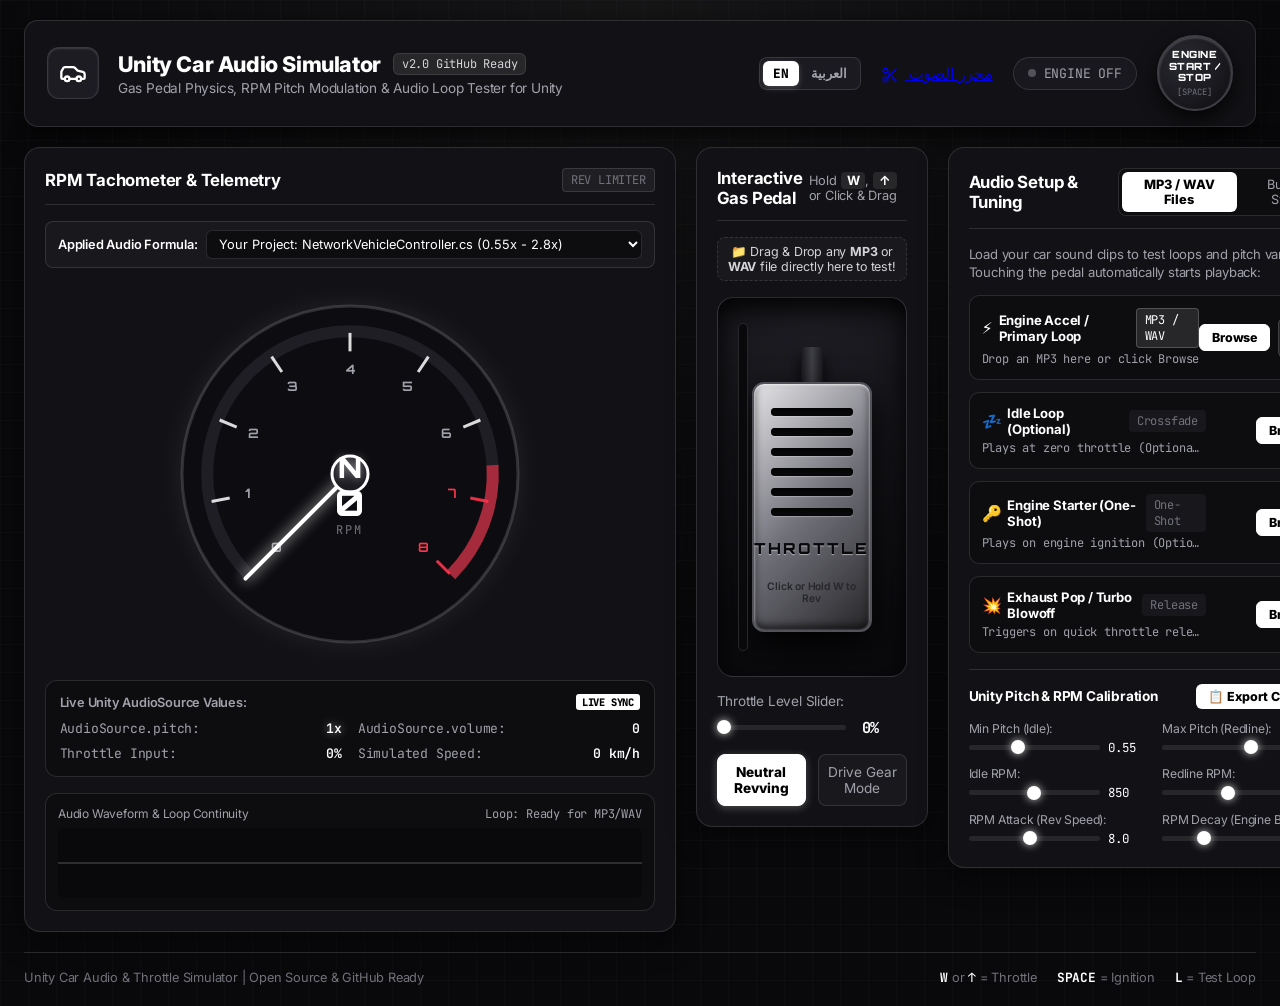
<file: index.html>
<!DOCTYPE html>
<html lang="en" dir="ltr">
<head>
  <meta charset="UTF-8">
  <meta name="viewport" content="width=device-width, initial-scale=1.0">
  <title>Unity Car Audio & Throttle Simulator | RPM & Audio Loop Tester</title>
  <link rel="preconnect" href="https://fonts.googleapis.com">
  <link rel="preconnect" href="https://fonts.gstatic.com" crossorigin>
  <link href="https://fonts.googleapis.com/css2?family=Inter:wght@400;500;600;700;800;900&family=JetBrains+Mono:wght@400;500;700&family=Orbitron:wght@600;800;900&family=Cairo:wght@600;700;900&display=swap" rel="stylesheet">
  <link rel="stylesheet" href="style.css">
</head>
<body>
  <div class="app-container">
    <!-- Header: Title, Language Switcher, Ignition -->
    <header class="app-header">
      <div class="header-brand">
        <div class="car-badge">
          <svg width="28" height="28" viewBox="0 0 24 24" fill="none" stroke="currentColor" stroke-width="2" stroke-linecap="round" stroke-linejoin="round">
            <path d="M19 17h2c.6 0 1-.4 1-1v-3c0-.9-.7-1.7-1.5-1.9C18.7 10.6 16 10 16 10s-1.3-1.4-2.2-2.3c-.5-.4-1.1-.7-1.8-.7H5c-.6 0-1.1.4-1.4.9l-1.5 2.8C2.1 10.7 2 11 2 11.3V16c0 .6.4 1 1 1h2"/>
            <circle cx="7" cy="17" r="2"/>
            <path d="M9 17h6"/>
            <circle cx="17" cy="17" r="2"/>
          </svg>
        </div>
        <div>
          <div class="title-row">
            <h1 data-i18n="appTitle">Unity Car Audio Simulator</h1>
            <span class="version-tag">v2.0 GitHub Ready</span>
          </div>
          <p class="subtitle" data-i18n="appSubtitle">Gas Pedal Physics, RPM Pitch Modulation & Audio Loop Tester for Unity</p>
        </div>
      </div>

      <div class="header-controls">
        <!-- Language Switcher -->
        <div class="lang-switcher">
          <button class="lang-btn active" id="btnLangEn" data-lang="en">EN</button>
          <button class="lang-btn" id="btnLangAr" data-lang="ar">العربية</button>
        </div>

        <!-- Open Trimmer Tool Button -->
        <a href="trimmer.html" class="open-trimmer-btn" id="btnOpenTrimmer" title="محرر اقتطاع ولوب الصوت">
          <svg width="18" height="18" viewBox="0 0 24 24" fill="none" stroke="currentColor" stroke-width="2" stroke-linecap="round" stroke-linejoin="round" style="vertical-align:middle;margin-inline-end:6px;">
            <circle cx="6" cy="6" r="3"/>
            <circle cx="6" cy="18" r="3"/>
            <line x1="20" y1="4" x2="8.12" y2="15.88"/>
            <line x1="14.47" y1="14.48" x2="20" y2="20"/>
            <line x1="8.12" y1="8.12" x2="12" y2="12"/>
          </svg>
          <span data-i18n="trimmerBtn">محرر الصوت</span>
        </a>

        <!-- Engine Status -->
        <div class="engine-status-tag" id="engineStatusTag">
          <span class="status-dot"></span>
          <span id="engineStatusText" data-i18n="engineOff">ENGINE OFF</span>
        </div>
        
        <!-- Ignition Start / Stop Button -->
        <button id="ignitionBtn" class="ignition-button" title="Start/Stop Engine (Spacebar)">
          <div class="engine-start-ring"></div>
          <span class="ignition-text" data-i18n="ignitionBtn">ENGINE<br>START / STOP</span>
          <span class="ignition-subtext" data-i18n="spaceHint">[SPACE]</span>
        </button>
      </div>
    </header>

    <!-- Main Workspace Grid -->
    <main class="dashboard-grid">
      
      <!-- Left Column: Tachometer & Realtime Telemetry -->
      <section class="card gauge-card">
        <div class="card-header">
          <h2 data-i18n="tachoTitle">RPM Tachometer & Telemetry</h2>
          <div class="badge redline-badge" id="limiterIndicator" data-i18n="limiterBadge">REV LIMITER</div>
        </div>

        <!-- Unity Project Preset Bar -->
        <div class="project-preset-bar">
          <label for="projectPresetSelect" data-i18n="formulaLabel">Applied Audio Formula:</label>
          <select id="projectPresetSelect">
            <option value="networkVehicle" selected data-i18n="presetNetworkVehicle">Your Project: NetworkVehicleController.cs (0.55x - 2.8x)</option>
            <option value="msAdapter" data-i18n="presetMsAdapter">Your Project: MSNetworkVehicleAdapter.cs (Exponential Smooth)</option>
            <option value="standardRpm" data-i18n="presetStandard">Standard Unity RPM Pitch Lerp</option>
          </select>
        </div>

        <!-- Gauge Canvas & Center Readout -->
        <div class="tachometer-wrapper">
          <canvas id="tachometerCanvas" width="400" height="400"></canvas>
          <div class="gauge-center-info">
            <span class="digital-gear" id="currentGear">N</span>
            <span class="digital-rpm" id="digitalRpm">0</span>
            <span class="rpm-label">RPM</span>
          </div>
        </div>

        <!-- Live Unity AudioSource Telemetry -->
        <div class="unity-telemetry-box">
          <div class="telemetry-header">
            <span data-i18n="telemetryTitle">Live Unity AudioSource Values:</span>
            <span class="tag live-tag">LIVE SYNC</span>
          </div>
          <div class="telemetry-values">
            <div class="metric">
              <span class="metric-name">AudioSource.pitch:</span>
              <span class="metric-val highlight" id="livePitchVal">0.55x</span>
            </div>
            <div class="metric">
              <span class="metric-name">AudioSource.volume:</span>
              <span class="metric-val" id="liveVolumeVal">0.12</span>
            </div>
            <div class="metric">
              <span class="metric-name" data-i18n="throttleInput">Throttle Input:</span>
              <span class="metric-val" id="liveThrottleVal">0%</span>
            </div>
            <div class="metric">
              <span class="metric-name" data-i18n="simSpeed">Simulated Speed:</span>
              <span class="metric-val" id="liveSpeedVal">0 km/h</span>
            </div>
          </div>
        </div>

        <!-- Waveform Visualizer -->
        <div class="visualizer-container">
          <div class="visualizer-header">
            <span data-i18n="visualizerTitle">Audio Waveform & Loop Continuity</span>
            <span class="mono-badge" id="loopStatusBadge" data-i18n="loopReady">Loop: Ready for MP3/WAV</span>
          </div>
          <canvas id="visualizerCanvas" width="400" height="70"></canvas>
        </div>
      </section>

      <!-- Center Column: Interactive Monochrome Gas Pedal -->
      <section class="card pedal-card" id="pedalDropZone">
        <div class="card-header">
          <h2 data-i18n="pedalTitle">Interactive Gas Pedal</h2>
          <span class="keyboard-hint" data-i18n="pedalHint">Hold <b>W</b>, <b>↑</b> or Click & Drag</span>
        </div>

        <!-- Drag & Drop Hint Banner -->
        <div class="drop-hint-banner" data-i18n="dropHint">
          📁 Drag & Drop any <b>MP3</b> or <b>WAV</b> file directly here to test!
        </div>

        <!-- 3D Pedal Chamber -->
        <div class="pedal-chamber">
          <div class="pedal-assembly" id="pedalAssembly">
            <div class="pedal-arm"></div>
            <div class="pedal-footplate" id="pedalFootplate">
              <div class="pedal-texture">
                <div class="rubber-groove"></div>
                <div class="rubber-groove"></div>
                <div class="rubber-groove"></div>
                <div class="rubber-groove"></div>
                <div class="rubber-groove"></div>
                <div class="rubber-groove"></div>
              </div>
              <div class="pedal-label">THROTTLE</div>
              <div class="pedal-press-hint" data-i18n="pedalPress">Click or Hold W to Rev</div>
            </div>
          </div>

          <!-- Vertical Level Track -->
          <div class="pedal-track-gauge">
            <div class="pedal-level-fill" id="pedalFill"></div>
            <span class="pedal-level-text" id="pedalPercent">0%</span>
          </div>
        </div>

        <!-- Precise Slider -->
        <div class="pedal-slider-group">
          <label for="throttleRange" data-i18n="preciseThrottle">Throttle Level Slider:</label>
          <div class="slider-with-val">
            <input type="range" id="throttleRange" min="0" max="100" value="0" step="1">
            <span id="sliderValDisplay">0%</span>
          </div>
        </div>

        <!-- Rev Mode Toggles -->
        <div class="mode-toggles">
          <button class="mode-btn active" id="btnNeutral" data-i18n="modeNeutral">Neutral Revving</button>
          <button class="mode-btn" id="btnDrive" data-i18n="modeDrive">Drive Gear Mode</button>
        </div>
      </section>

      <!-- Right Column: Audio Files & Calibration -->
      <section class="card audio-card">
        <div class="card-header">
          <h2 data-i18n="audioConfigTitle">Audio Setup & Tuning</h2>
          <div class="sound-mode-switch">
            <button class="tab-btn active" id="tabCustomAudio" data-i18n="tabCustom">MP3 / WAV Files</button>
            <button class="tab-btn" id="tabSynth" data-i18n="tabSynth">Built-in Synth</button>
          </div>
        </div>

        <!-- Custom Audio Panel -->
        <div id="customAudioPanel" class="audio-panel active">
          <p class="section-desc" data-i18n="audioDesc">
            Load your car sound clips to test loops and pitch variation. Touching the pedal automatically starts playback:
          </p>

          <div class="audio-slots-list">
            <!-- Slot 1: Accel / Primary Loop -->
            <div class="audio-slot" id="slotAccel">
              <div class="slot-info">
                <div class="slot-title">
                  <span class="slot-icon">⚡</span>
                  <strong data-i18n="slotAccelTitle">Engine Accel / Primary Loop</strong>
                  <span class="badge primary-badge">MP3 / WAV</span>
                </div>
                <div class="slot-file-name" id="accelFileName" data-i18n="accelFilePlaceholder">Drop an MP3 here or click Browse</div>
              </div>
              <div class="slot-actions">
                <label class="file-upload-label">
                  <span data-i18n="browseBtn">Browse</span>
                  <input type="file" id="accelFileInput" accept=".mp3,.wav,.ogg,.m4a,.aac,audio/*">
                </label>
                <button class="mini-btn" id="testAccelLoopBtn" title="Test seamless looping continuously" data-i18n="testLoopBtn">Test Loop</button>
              </div>
            </div>

            <!-- Slot 2: Idle Loop -->
            <div class="audio-slot" id="slotIdle">
              <div class="slot-info">
                <div class="slot-title">
                  <span class="slot-icon">💤</span>
                  <strong data-i18n="slotIdleTitle">Idle Loop (Optional)</strong>
                  <span class="badge optional-badge" data-i18n="crossfadeBadge">Crossfade</span>
                </div>
                <div class="slot-file-name" id="idleFileName" data-i18n="idleFilePlaceholder">Plays at zero throttle (Optional)</div>
              </div>
              <div class="slot-actions">
                <label class="file-upload-label">
                  <span data-i18n="browseBtn">Browse</span>
                  <input type="file" id="idleFileInput" accept=".mp3,.wav,.ogg,.m4a,.aac,audio/*">
                </label>
              </div>
            </div>

            <!-- Slot 3: Ignition Start -->
            <div class="audio-slot" id="slotStart">
              <div class="slot-info">
                <div class="slot-title">
                  <span class="slot-icon">🔑</span>
                  <strong data-i18n="slotStartTitle">Engine Starter (One-Shot)</strong>
                  <span class="badge optional-badge">One-Shot</span>
                </div>
                <div class="slot-file-name" id="startFileName" data-i18n="startFilePlaceholder">Plays on engine ignition (Optional)</div>
              </div>
              <div class="slot-actions">
                <label class="file-upload-label">
                  <span data-i18n="browseBtn">Browse</span>
                  <input type="file" id="startFileInput" accept=".mp3,.wav,.ogg,.m4a,.aac,audio/*">
                </label>
              </div>
            </div>

            <!-- Slot 4: Backfire / Pop -->
            <div class="audio-slot" id="slotPop">
              <div class="slot-info">
                <div class="slot-title">
                  <span class="slot-icon">💥</span>
                  <strong data-i18n="slotPopTitle">Exhaust Pop / Turbo Blowoff</strong>
                  <span class="badge optional-badge" data-i18n="popBadge">Release</span>
                </div>
                <div class="slot-file-name" id="popFileName" data-i18n="popFilePlaceholder">Triggers on quick throttle release</div>
              </div>
              <div class="slot-actions">
                <label class="file-upload-label">
                  <span data-i18n="browseBtn">Browse</span>
                  <input type="file" id="popFileInput" accept=".mp3,.wav,.ogg,.m4a,.aac,audio/*">
                </label>
              </div>
            </div>
          </div>
        </div>

        <!-- Synth Mode Panel -->
        <div id="synthPanel" class="audio-panel">
          <div class="synth-banner">
            <h3 data-i18n="synthTitle">Procedural Engine Sound Synthesizer</h3>
            <p data-i18n="synthDesc">Built-in Web Audio API engine generator that creates real multi-cylinder rumble and intake suction without any external audio files.</p>
            <div class="synth-configs">
              <label data-i18n="engineTone">Engine Configuration:</label>
              <select id="synthToneSelect">
                <option value="v6">V6 Sports Exhaust (Deep resonance)</option>
                <option value="i4">Inline-4 Turbo (High revving)</option>
                <option value="v8">V8 Muscle (Raw growl)</option>
              </select>
            </div>
          </div>
        </div>

        <!-- Audio Loop Trimmer -->
        <div id="trimmerPanel" class="audio-panel">
          <div class="synth-banner" style="padding: 16px 20px;">
            <h3 style="font-size: 1rem; margin-bottom: 8px;">محرر اقتطاع الصوت (Audio Trimmer)</h3>
            <p style="color: var(--muted); font-size: 0.75rem; margin-bottom: 12px;">اضغط لتحميل ملف صوت محرك، سحب الحواجز لضبط البداية/النهاية، وضغط تصدير WAV</p>
            <button class="btn btn-secondary" style="width: 100%; margin-top: 8px;" onclick="window.open('audio-loop-trimmer.html','_blank')">فتح المحرر</button>
          </div>
        </div>

        <!-- Calibration Sliders -->
        <div class="unity-calibration-section">
          <div class="section-subheading">
            <span data-i18n="unityCalibrationTitle">Unity Pitch & RPM Calibration</span>
            <button class="copy-unity-code-btn" id="btnExportUnityCode" data-i18n="btnExportCode">📋 Export C# Script</button>
          </div>

          <div class="tuning-grid">
            <div class="tune-field">
              <label data-i18n="paramMinPitch">Min Pitch (Idle):</label>
              <div class="slider-val-pair">
                <input type="range" id="paramMinPitch" min="0.3" max="1.0" step="0.05" value="0.55">
                <span id="paramMinPitchVal">0.55</span>
              </div>
            </div>

            <div class="tune-field">
              <label data-i18n="paramMaxPitch">Max Pitch (Redline):</label>
              <div class="slider-val-pair">
                <input type="range" id="paramMaxPitch" min="1.2" max="3.5" step="0.05" value="2.80">
                <span id="paramMaxPitchVal">2.80</span>
              </div>
            </div>

            <div class="tune-field">
              <label data-i18n="paramIdleRpm">Idle RPM:</label>
              <div class="slider-val-pair">
                <input type="range" id="paramIdleRpm" min="500" max="1200" step="50" value="850">
                <span id="paramIdleRpmVal">850</span>
              </div>
            </div>

            <div class="tune-field">
              <label data-i18n="paramMaxRpm">Redline RPM:</label>
              <div class="slider-val-pair">
                <input type="range" id="paramMaxRpm" min="5500" max="9500" step="100" value="7500">
                <span id="paramMaxRpmVal">7500</span>
              </div>
            </div>

            <div class="tune-field">
              <label data-i18n="paramAttack">RPM Attack (Rev Speed):</label>
              <div class="slider-val-pair">
                <input type="range" id="paramAttack" min="2" max="15" step="0.5" value="8.0">
                <span id="paramAttackVal">8.0</span>
              </div>
            </div>

            <div class="tune-field">
              <label data-i18n="paramDecay">RPM Decay (Engine Brake):</label>
              <div class="slider-val-pair">
                <input type="range" id="paramDecay" min="2" max="12" step="0.5" value="5.0">
                <span id="paramDecayVal">5.0</span>
              </div>
            </div>
          </div>
        </div>
      </section>
    </main>

    <!-- Unity C# Code Modal -->
    <div class="modal-overlay" id="unityCodeModal">
      <div class="modal-card">
        <div class="modal-header">
          <h3 data-i18n="modalTitle">Ready-to-Use Unity C# Script</h3>
          <button class="close-modal-btn" id="btnCloseModal">&times;</button>
        </div>
        <div class="modal-body">
          <p data-i18n="modalDesc">Copy and paste this script directly onto your car GameObject in Unity:</p>
          <pre><code id="unityCodeSnippet"></code></pre>
        </div>
        <div class="modal-footer">
          <button class="btn-primary" id="btnCopySnippet" data-i18n="copyCodeBtn">Copy Code to Clipboard</button>
        </div>
      </div>
    </div>

    <!-- Footer -->
    <footer class="app-footer">
      <div>
        <span data-i18n="footerText">Unity Car Audio & Throttle Simulator | Open Source & GitHub Ready</span>
      </div>
      <div class="shortcuts-legend">
        <span><b data-i18n="keyW">W</b> or <b>↑</b> = <span data-i18n="keyThrottle">Throttle</span></span>
        <span><b>SPACE</b> = <span data-i18n="keyIgnition">Ignition</span></span>
        <span><b>L</b> = <span data-i18n="keyLoop">Test Loop</span></span>
      </div>
    </footer>
  </div>

  <!-- Scripts -->
  <script src="audio-engine.js"></script>
  <script src="app.js"></script>
</body>
</html>
</file>
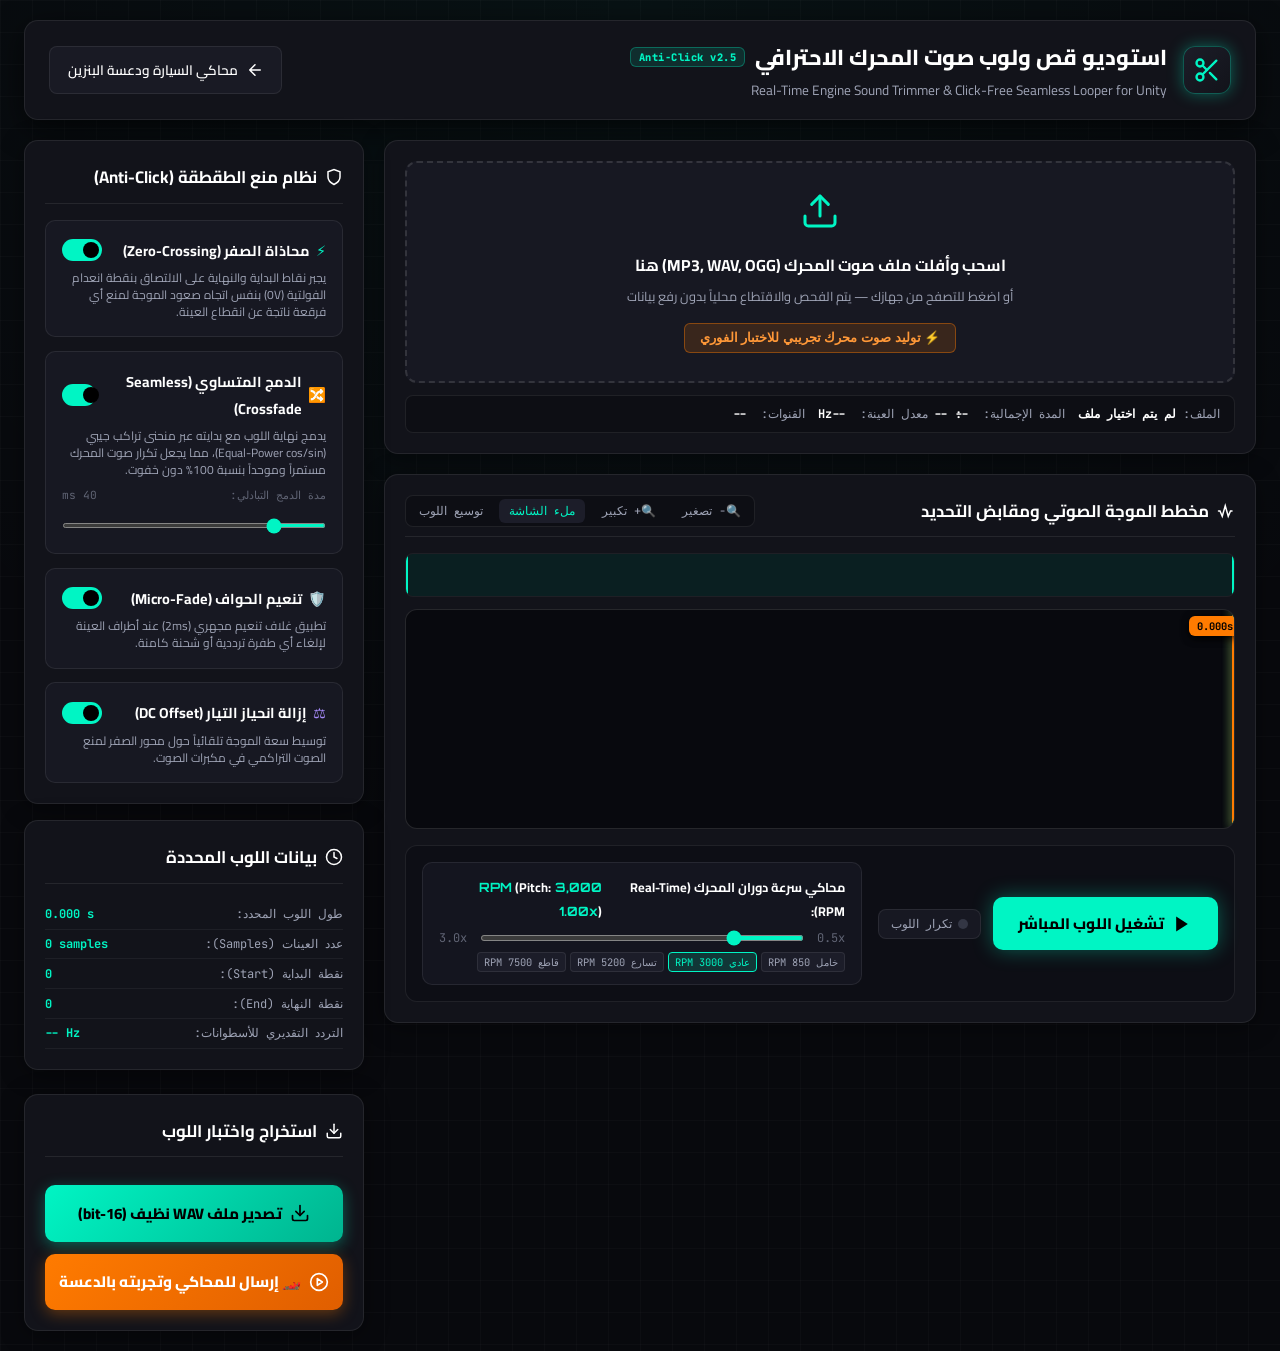
<file: audio-loop-trimmer.html>
<!DOCTYPE html>
<html lang="ar" dir="rtl">
<head>
  <meta charset="UTF-8">
  <meta http-equiv="refresh" content="0; url=trimmer.html">
  <title>جاري التحويل إلى استوديو القص الجديد...</title>
  <script>
    window.location.href = "trimmer.html";
  </script>
</head>
<body style="background:#08090d; color:#00f5c4; font-family:sans-serif; text-align:center; padding-top:20vh;">
  <h2>جاري فتح استوديو قص ولوب صوت المحرك الاحترافي...</h2>
  <p><a href="trimmer.html" style="color:#fff;">انقر هنا إذا لم يتم التحويل تلقائياً</a></p>
</body>
</html>
</file>
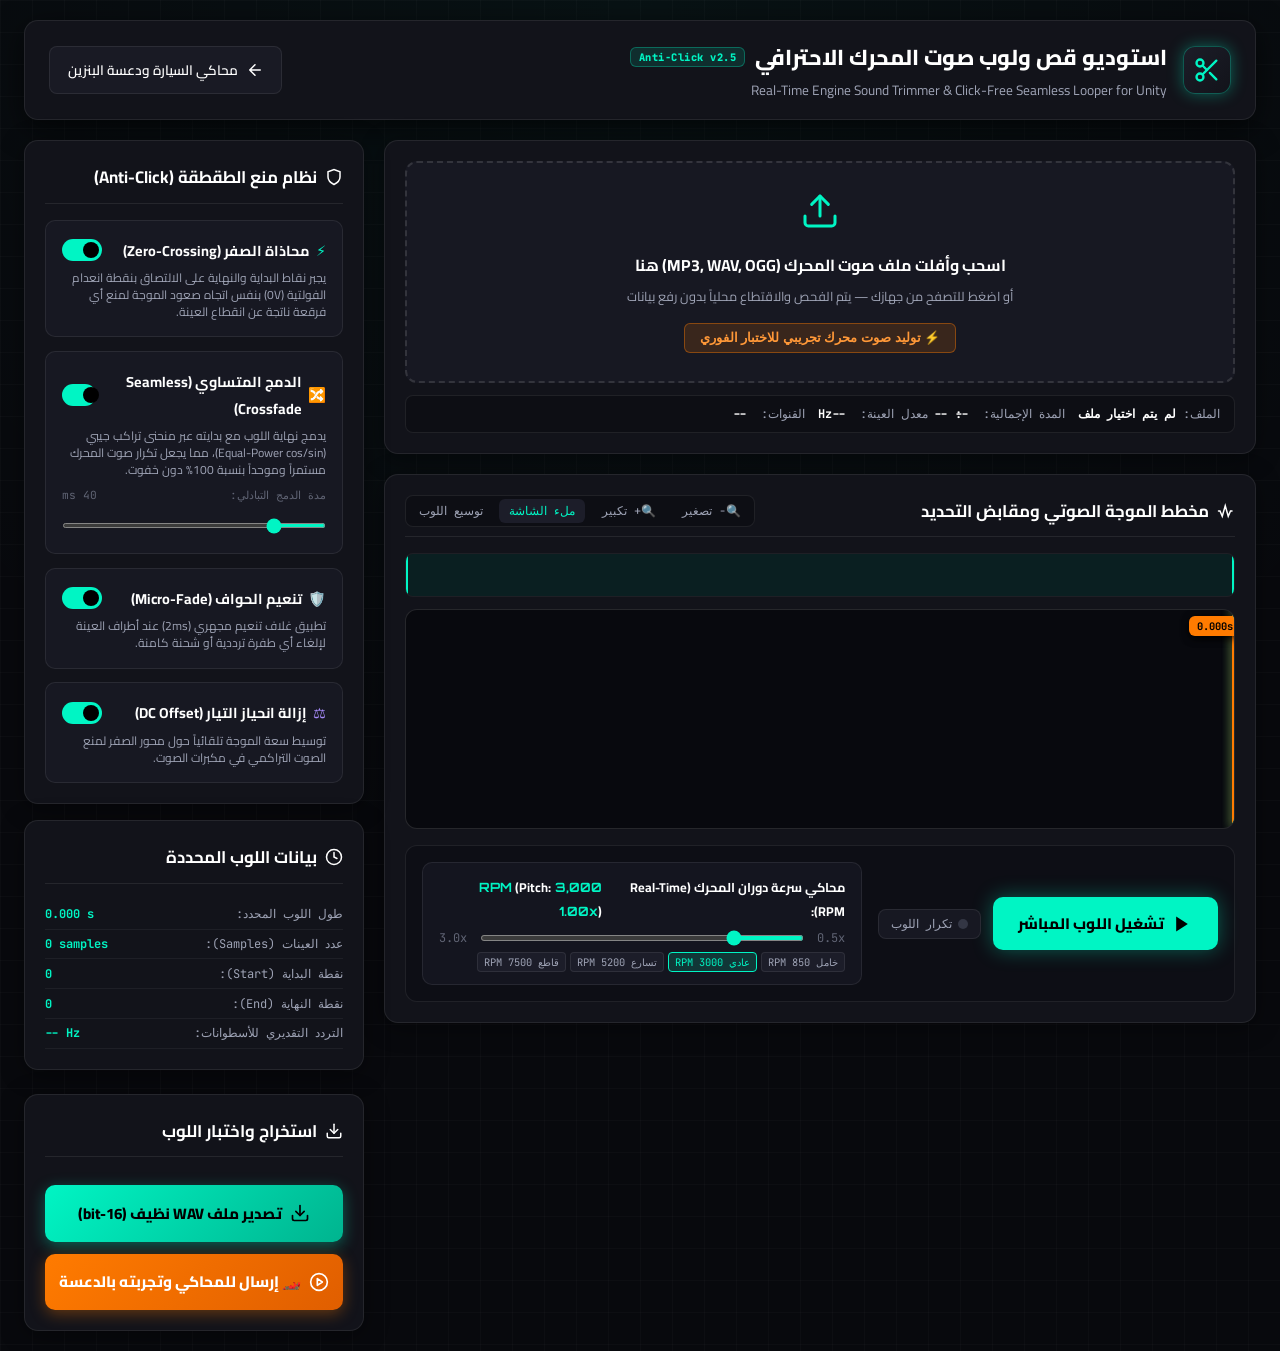
<file: trimmer.html>
<!DOCTYPE html>
<html lang="ar" dir="rtl">
<head>
  <meta charset="UTF-8">
  <meta name="viewport" content="width=device-width, initial-scale=1.0">
  <title>استوديو قص ولوب صوت | Pro Engine Audio Loop Trimmer</title>
  
  <!-- Fonts -->
  <link rel="preconnect" href="https://fonts.googleapis.com">
  <link rel="preconnect" href="https://fonts.gstatic.com" crossorigin>
  <link href="https://fonts.googleapis.com/css2?family=Cairo:wght@400;600;700;800;900&family=Inter:wght@400;500;600;700&family=JetBrains+Mono:wght@400;500;700&family=Orbitron:wght@600;800;900&display=swap" rel="stylesheet">

  <style>
    :root {
      --bg-base: #08090d;
      --bg-card: #12131a;
      --bg-card-subtle: #171822;
      --border-subtle: rgba(255, 255, 255, 0.08);
      --border-focus: rgba(0, 245, 196, 0.4);
      --fg-primary: #ffffff;
      --fg-secondary: #9ea3b5;
      --fg-muted: #606474;
      
      --accent-cyan: #00f5c4;
      --accent-cyan-glow: rgba(0, 245, 196, 0.35);
      --accent-orange: #ff7b00;
      --accent-orange-glow: rgba(255, 123, 0, 0.35);
      --accent-red: #ff334b;
      --accent-purple: #8a2be2;
      --accent-green: #10b981;
      
      --font-arabic: 'Cairo', system-ui, sans-serif;
      --font-code: 'JetBrains Mono', monospace;
      --font-gauge: 'Orbitron', monospace;
      --font-sans: 'Inter', system-ui, sans-serif;
    }

    * {
      box-sizing: border-box;
      margin: 0;
      padding: 0;
      user-select: none;
    }

    body {
      background-color: var(--bg-base);
      background-image: 
        radial-gradient(circle at 50% 0%, rgba(0, 245, 196, 0.04) 0%, transparent 60%),
        linear-gradient(rgba(255, 255, 255, 0.02) 1px, transparent 1px),
        linear-gradient(90deg, rgba(255, 255, 255, 0.02) 1px, transparent 1px);
      background-size: 100% 100%, 32px 32px, 32px 32px;
      color: var(--fg-primary);
      font-family: var(--font-arabic);
      min-height: 100vh;
      direction: rtl;
      display: flex;
      flex-direction: column;
      overflow-x: hidden;
    }

    /* Container */
    .studio-container {
      max-width: 1440px;
      width: 100%;
      margin: 0 auto;
      padding: 1.25rem 1.5rem;
      display: flex;
      flex-direction: column;
      gap: 1.25rem;
      flex: 1;
    }

    /* Header */
    .studio-header {
      background: var(--bg-card);
      border: 1px solid var(--border-subtle);
      border-radius: 14px;
      padding: 1rem 1.5rem;
      display: flex;
      justify-content: space-between;
      align-items: center;
      box-shadow: 0 8px 30px rgba(0,0,0,0.6);
      flex-wrap: wrap;
      gap: 1rem;
    }

    .header-brand {
      display: flex;
      align-items: center;
      gap: 1rem;
    }

    .brand-icon {
      width: 48px;
      height: 48px;
      background: linear-gradient(135deg, #1c1d28, #12131a);
      border: 1px solid rgba(0, 245, 196, 0.3);
      border-radius: 12px;
      display: flex;
      align-items: center;
      justify-content: center;
      color: var(--accent-cyan);
      box-shadow: 0 0 15px var(--accent-cyan-glow);
    }

    .brand-text h1 {
      font-size: 1.35rem;
      font-weight: 800;
      color: var(--fg-primary);
      display: flex;
      align-items: center;
      gap: 0.6rem;
    }

    .brand-badge {
      font-size: 0.65rem;
      font-family: var(--font-code);
      background: rgba(0, 245, 196, 0.12);
      color: var(--accent-cyan);
      border: 1px solid rgba(0, 245, 196, 0.3);
      padding: 2px 8px;
      border-radius: 6px;
      letter-spacing: 0.5px;
    }

    .brand-text p {
      font-size: 0.85rem;
      color: var(--fg-secondary);
    }

    .header-actions {
      display: flex;
      align-items: center;
      gap: 0.75rem;
    }

    .btn-nav {
      background: #191a24;
      border: 1px solid var(--border-subtle);
      color: var(--fg-primary);
      padding: 0.6rem 1.1rem;
      border-radius: 8px;
      font-family: var(--font-arabic);
      font-size: 0.85rem;
      font-weight: 600;
      cursor: pointer;
      display: inline-flex;
      align-items: center;
      gap: 0.5rem;
      text-decoration: none;
      transition: all 0.2s ease;
    }

    .btn-nav:hover {
      background: #232432;
      border-color: rgba(255, 255, 255, 0.25);
      transform: translateY(-1px);
    }

    /* Grid Layout */
    .studio-grid {
      display: grid;
      grid-template-columns: 1fr 340px;
      gap: 1.25rem;
      align-items: start;
    }

    @media (max-width: 1024px) {
      .studio-grid {
        grid-template-columns: 1fr;
      }
    }

    /* Cards */
    .card {
      background: var(--bg-card);
      border: 1px solid var(--border-subtle);
      border-radius: 14px;
      padding: 1.25rem;
      box-shadow: 0 4px 24px rgba(0,0,0,0.4);
    }

    .card-header {
      display: flex;
      justify-content: space-between;
      align-items: center;
      margin-bottom: 1rem;
      padding-bottom: 0.6rem;
      border-bottom: 1px solid var(--border-subtle);
    }

    .card-header h2 {
      font-size: 1.05rem;
      font-weight: 700;
      color: var(--fg-primary);
      display: flex;
      align-items: center;
      gap: 0.5rem;
    }

    /* File Drop Zone */
    .dropzone {
      border: 2px dashed rgba(255, 255, 255, 0.12);
      background: var(--bg-card-subtle);
      border-radius: 12px;
      padding: 1.75rem 1.5rem;
      text-align: center;
      cursor: pointer;
      transition: all 0.2s ease;
      position: relative;
    }

    .dropzone:hover, .dropzone.drag-active {
      border-color: var(--accent-cyan);
      background: rgba(0, 245, 196, 0.03);
      box-shadow: 0 0 20px rgba(0, 245, 196, 0.1);
    }

    .dropzone input {
      display: none;
    }

    .dropzone-icon {
      color: var(--accent-cyan);
      margin-bottom: 0.6rem;
    }

    .dropzone-title {
      font-size: 1rem;
      font-weight: 700;
      margin-bottom: 0.3rem;
    }

    .dropzone-hint {
      font-size: 0.8rem;
      color: var(--fg-secondary);
      margin-bottom: 0.8rem;
    }

    .btn-demo-sound {
      background: rgba(255, 123, 0, 0.15);
      border: 1px solid rgba(255, 123, 0, 0.4);
      color: #ff9838;
      padding: 0.4rem 0.9rem;
      border-radius: 6px;
      font-size: 0.8rem;
      font-weight: 600;
      cursor: pointer;
      display: inline-flex;
      align-items: center;
      gap: 0.4rem;
      transition: all 0.2s ease;
    }

    .btn-demo-sound:hover {
      background: rgba(255, 123, 0, 0.25);
      border-color: var(--accent-orange);
      transform: translateY(-1px);
    }

    /* Track Meta Readout */
    .track-meta {
      display: flex;
      flex-wrap: wrap;
      gap: 0.8rem;
      margin-top: 0.8rem;
      background: #0d0e14;
      padding: 0.6rem 0.9rem;
      border-radius: 8px;
      border: 1px solid var(--border-subtle);
      font-family: var(--font-code);
      font-size: 0.75rem;
      color: var(--fg-secondary);
    }

    .track-meta span strong {
      color: var(--fg-primary);
    }

    /* Waveform Section */
    .waveform-workspace {
      display: flex;
      flex-direction: column;
      gap: 0.75rem;
      margin-top: 1rem;
    }

    .canvas-toolbar {
      display: flex;
      justify-content: space-between;
      align-items: center;
      flex-wrap: wrap;
      gap: 0.5rem;
    }

    .tool-btn-group {
      display: flex;
      align-items: center;
      gap: 0.4rem;
      background: #0d0e14;
      padding: 3px;
      border-radius: 8px;
      border: 1px solid var(--border-subtle);
    }

    .tool-btn {
      background: transparent;
      border: none;
      color: var(--fg-secondary);
      padding: 4px 10px;
      border-radius: 6px;
      font-size: 0.75rem;
      font-family: var(--font-code);
      cursor: pointer;
      display: inline-flex;
      align-items: center;
      gap: 4px;
      transition: all 0.15s;
    }

    .tool-btn:hover, .tool-btn.active {
      background: #1c1d29;
      color: var(--accent-cyan);
    }

    /* Mini-Map Canvas */
    .minimap-wrapper {
      position: relative;
      width: 100%;
      height: 44px;
      background: #0b0c12;
      border-radius: 8px;
      border: 1px solid var(--border-subtle);
      overflow: hidden;
      cursor: pointer;
    }

    #minimapCanvas {
      width: 100%;
      height: 100%;
      display: block;
    }

    .minimap-view-window {
      position: absolute;
      top: 0;
      bottom: 0;
      left: 0;
      width: 100%;
      background: rgba(0, 245, 196, 0.08);
      border-left: 2px solid var(--accent-cyan);
      border-right: 2px solid var(--accent-cyan);
      pointer-events: none;
      transition: opacity 0.2s;
    }

    /* Main Canvas Stage */
    .waveform-stage {
      position: relative;
      width: 100%;
      height: 220px;
      background: #08090e;
      border-radius: 12px;
      border: 1px solid rgba(255, 255, 255, 0.12);
      overflow: hidden;
      cursor: crosshair;
    }

    #waveformCanvas {
      width: 100%;
      height: 100%;
      display: block;
    }

    /* Selection & Handles Overlay */
    .loop-region-overlay {
      position: absolute;
      top: 0;
      bottom: 0;
      background: rgba(0, 245, 196, 0.08);
      pointer-events: none;
      border-top: 1px solid rgba(0, 245, 196, 0.3);
      border-bottom: 1px solid rgba(0, 245, 196, 0.3);
      z-index: 5;
    }

    .handle-line {
      position: absolute;
      top: 0;
      bottom: 0;
      width: 2px;
      z-index: 10;
      pointer-events: all;
      cursor: ew-resize;
    }

    .handle-start {
      background: var(--accent-cyan);
      box-shadow: 0 0 10px var(--accent-cyan);
    }

    .handle-end {
      background: var(--accent-orange);
      box-shadow: 0 0 10px var(--accent-orange);
    }

    .handle-grip {
      position: absolute;
      top: 6px;
      transform: translateX(50%);
      padding: 3px 8px;
      border-radius: 6px;
      font-size: 0.65rem;
      font-family: var(--font-code);
      font-weight: 700;
      color: #000;
      white-space: nowrap;
      display: flex;
      align-items: center;
      gap: 3px;
      box-shadow: 0 2px 8px rgba(0,0,0,0.8);
      z-index: 12;
      user-select: none;
    }

    .handle-start .handle-grip {
      background: var(--accent-cyan);
    }

    .handle-end .handle-grip {
      background: var(--accent-orange);
    }

    .playhead-line {
      position: absolute;
      top: 0;
      bottom: 0;
      width: 2px;
      background: #ffffff;
      box-shadow: 0 0 8px #ffffff;
      z-index: 15;
      pointer-events: none;
      display: none;
    }

    /* Playback & RPM Test Bar */
    .playback-bar {
      display: flex;
      flex-wrap: wrap;
      gap: 1rem;
      align-items: center;
      justify-content: space-between;
      margin-top: 1rem;
      padding: 1rem;
      background: #0d0e15;
      border-radius: 12px;
      border: 1px solid var(--border-subtle);
    }

    .transport-controls {
      display: flex;
      align-items: center;
      gap: 0.75rem;
    }

    .btn-play-loop {
      background: var(--accent-cyan);
      color: #000;
      border: none;
      padding: 0.75rem 1.6rem;
      border-radius: 10px;
      font-family: var(--font-arabic);
      font-size: 0.95rem;
      font-weight: 800;
      cursor: pointer;
      display: inline-flex;
      align-items: center;
      gap: 0.5rem;
      box-shadow: 0 0 20px var(--accent-cyan-glow);
      transition: all 0.2s ease;
    }

    .btn-play-loop:hover {
      transform: scale(1.03);
      filter: brightness(1.1);
    }

    .btn-play-loop.playing {
      background: var(--accent-red);
      box-shadow: 0 0 20px rgba(255, 51, 75, 0.4);
      color: #fff;
    }

    /* Loop Indicator Ping */
    .loop-ping-indicator {
      display: inline-flex;
      align-items: center;
      gap: 6px;
      background: #171822;
      border: 1px solid var(--border-subtle);
      padding: 6px 12px;
      border-radius: 8px;
      font-size: 0.75rem;
      font-family: var(--font-code);
      color: var(--fg-secondary);
    }

    .ping-led {
      width: 10px;
      height: 10px;
      border-radius: 50%;
      background: #333644;
      transition: all 0.1s;
    }

    .ping-led.flash {
      background: var(--accent-cyan);
      box-shadow: 0 0 12px var(--accent-cyan);
      transform: scale(1.3);
    }

    /* RPM & Pitch Simulator */
    .rpm-preview-box {
      flex: 1;
      min-width: 280px;
      background: #14151f;
      border: 1px solid var(--border-subtle);
      border-radius: 10px;
      padding: 0.75rem 1rem;
    }

    .rpm-preview-header {
      display: flex;
      justify-content: space-between;
      align-items: center;
      font-size: 0.8rem;
      font-weight: 700;
      margin-bottom: 0.4rem;
    }

    .rpm-preview-header span strong {
      color: var(--accent-cyan);
      font-family: var(--font-gauge);
    }

    .rpm-slider-row {
      display: flex;
      align-items: center;
      gap: 0.8rem;
    }

    .rpm-slider {
      flex: 1;
      accent-color: var(--accent-cyan);
      cursor: pointer;
      height: 6px;
    }

    .rpm-presets {
      display: flex;
      gap: 4px;
      margin-top: 0.4rem;
    }

    .btn-rpm-preset {
      background: #1c1d29;
      border: 1px solid var(--border-subtle);
      color: var(--fg-secondary);
      font-size: 0.65rem;
      font-family: var(--font-code);
      padding: 2px 6px;
      border-radius: 4px;
      cursor: pointer;
      transition: all 0.15s;
    }

    .btn-rpm-preset:hover, .btn-rpm-preset.active {
      background: rgba(0, 245, 196, 0.15);
      border-color: var(--accent-cyan);
      color: var(--accent-cyan);
    }

    /* Anti-Click Control Center */
    .anticlick-panel {
      display: flex;
      flex-direction: column;
      gap: 1rem;
    }

    .feature-card {
      background: var(--bg-card-subtle);
      border: 1px solid var(--border-subtle);
      border-radius: 10px;
      padding: 1rem;
      transition: border-color 0.2s;
    }

    .feature-card:hover {
      border-color: rgba(255, 255, 255, 0.2);
    }

    .feature-toggle-row {
      display: flex;
      justify-content: space-between;
      align-items: center;
      margin-bottom: 0.4rem;
    }

    .feature-title {
      font-size: 0.9rem;
      font-weight: 700;
      display: flex;
      align-items: center;
      gap: 0.4rem;
    }

    .switch {
      position: relative;
      display: inline-block;
      width: 40px;
      height: 22px;
    }

    .switch input {
      opacity: 0;
      width: 0;
      height: 0;
    }

    .slider-toggle {
      position: absolute;
      cursor: pointer;
      top: 0; left: 0; right: 0; bottom: 0;
      background-color: #262836;
      transition: .2s;
      border-radius: 22px;
    }

    .slider-toggle:before {
      position: absolute;
      content: "";
      height: 16px;
      width: 16px;
      left: 3px;
      bottom: 3px;
      background-color: white;
      transition: .2s;
      border-radius: 50%;
    }

    input:checked + .slider-toggle {
      background-color: var(--accent-cyan);
    }

    input:checked + .slider-toggle:before {
      transform: translateX(18px);
      background-color: #000;
    }

    .feature-desc {
      font-size: 0.75rem;
      color: var(--fg-secondary);
      line-height: 1.4;
    }

    .range-control {
      margin-top: 0.6rem;
    }

    .range-control-labels {
      display: flex;
      justify-content: space-between;
      font-size: 0.7rem;
      color: var(--fg-muted);
      margin-bottom: 0.3rem;
      font-family: var(--font-code);
    }

    .range-control input[type="range"] {
      width: 100%;
      accent-color: var(--accent-cyan);
      height: 5px;
      cursor: pointer;
    }

    /* Telemetry readout table */
    .telemetry-table {
      width: 100%;
      font-family: var(--font-code);
      font-size: 0.75rem;
      border-collapse: collapse;
      margin-top: 0.5rem;
    }

    .telemetry-table td {
      padding: 0.4rem 0;
      border-bottom: 1px solid rgba(255, 255, 255, 0.05);
      color: var(--fg-secondary);
    }

    .telemetry-table td:last-child {
      text-align: left;
      direction: ltr;
      color: var(--accent-cyan);
      font-weight: 700;
    }

    /* Export Section */
    .export-card {
      margin-top: 0.5rem;
      display: flex;
      flex-direction: column;
      gap: 0.75rem;
    }

    .btn-export-wav {
      background: linear-gradient(135deg, #00f5c4, #00b48f);
      color: #000;
      border: none;
      padding: 0.85rem;
      border-radius: 10px;
      font-family: var(--font-arabic);
      font-size: 0.95rem;
      font-weight: 800;
      cursor: pointer;
      display: flex;
      align-items: center;
      justify-content: center;
      gap: 0.5rem;
      box-shadow: 0 4px 15px var(--accent-cyan-glow);
      transition: all 0.2s ease;
    }

    .btn-export-wav:hover {
      transform: translateY(-2px);
      box-shadow: 0 6px 20px rgba(0, 245, 196, 0.5);
    }

    .btn-send-sim {
      background: linear-gradient(135deg, #ff7b00, #e05e00);
      color: #ffffff;
      border: none;
      padding: 0.85rem;
      border-radius: 10px;
      font-family: var(--font-arabic);
      font-size: 0.95rem;
      font-weight: 800;
      cursor: pointer;
      display: flex;
      align-items: center;
      justify-content: center;
      gap: 0.5rem;
      box-shadow: 0 4px 15px var(--accent-orange-glow);
      transition: all 0.2s ease;
    }

    .btn-send-sim:hover {
      transform: translateY(-2px);
      box-shadow: 0 6px 20px rgba(255, 123, 0, 0.5);
    }

    .status-toast {
      padding: 0.6rem 0.8rem;
      border-radius: 6px;
      font-size: 0.8rem;
      text-align: center;
      display: none;
      animation: fadeIn 0.3s ease;
    }

    .status-toast.success {
      display: block;
      background: rgba(16, 185, 129, 0.15);
      border: 1px solid var(--accent-green);
      color: var(--accent-green);
    }

    .status-toast.warn {
      display: block;
      background: rgba(255, 123, 0, 0.15);
      border: 1px solid var(--accent-orange);
      color: var(--accent-orange);
    }

    @keyframes fadeIn {
      from { opacity: 0; transform: translateY(-4px); }
      to { opacity: 1; transform: translateY(0); }
    }

    /* Zero-Crossing Indicator Toast */
    .snap-indicator {
      position: absolute;
      top: 10px;
      left: 12px;
      background: rgba(0, 245, 196, 0.15);
      border: 1px solid var(--accent-cyan);
      color: var(--accent-cyan);
      font-size: 0.65rem;
      font-family: var(--font-code);
      padding: 2px 8px;
      border-radius: 4px;
      pointer-events: none;
      opacity: 0;
      transition: opacity 0.2s ease;
      z-index: 20;
    }

    .snap-indicator.show {
      opacity: 1;
    }
  </style>
</head>
<body>

  <div class="studio-container">
    
    <!-- Top Header -->
    <header class="studio-header">
      <div class="header-brand">
        <div class="brand-icon">
          <svg width="28" height="28" viewBox="0 0 24 24" fill="none" stroke="currentColor" stroke-width="2" stroke-linecap="round" stroke-linejoin="round">
            <circle cx="6" cy="6" r="3"/>
            <circle cx="6" cy="18" r="3"/>
            <line x1="20" y1="4" x2="8.12" y2="15.88"/>
            <line x1="14.47" y1="14.48" x2="20" y2="20"/>
            <line x1="8.12" y1="8.12" x2="12" y2="12"/>
          </svg>
        </div>
        <div class="brand-text">
          <h1>
            استوديو قص ولوب صوت المحرك الاحترافي
            <span class="brand-badge">Anti-Click v2.5</span>
          </h1>
          <p>Real-Time Engine Sound Trimmer & Click-Free Seamless Looper for Unity</p>
        </div>
      </div>

      <div class="header-actions">
        <a href="index.html" class="btn-nav" id="btnBackToSim">
          <svg width="18" height="18" viewBox="0 0 24 24" fill="none" stroke="currentColor" stroke-width="2" stroke-linecap="round" stroke-linejoin="round">
            <path d="M19 12H5M12 19l-7-7 7-7"/>
          </svg>
          محاكي السيارة ودعسة البنزين
        </a>
      </div>
    </header>

    <!-- Main Workspace Grid -->
    <div class="studio-grid">
      
      <!-- Left Column: Waveform Studio & Realtime Playback -->
      <main style="display: flex; flex-direction: column; gap: 1.25rem;">
        
        <!-- File Drop & Info Card -->
        <section class="card">
          <div class="dropzone" id="audioDropzone">
            <input type="file" id="fileInput" accept="audio/*,.mp3,.wav,.ogg,.m4a,.flac">
            <div class="dropzone-icon">
              <svg width="40" height="40" viewBox="0 0 24 24" fill="none" stroke="currentColor" stroke-width="1.8" stroke-linecap="round" stroke-linejoin="round">
                <path d="M21 15v4a2 2 0 0 1-2 2H5a2 2 0 0 1-2-2v-4"/>
                <polyline points="17 8 12 3 7 8"/>
                <line x1="12" y1="3" x2="12" y2="15"/>
              </svg>
            </div>
            <div class="dropzone-title">اسحب وأفلت ملف صوت المحرك (MP3, WAV, OGG) هنا</div>
            <div class="dropzone-hint">أو اضغط للتصفح من جهازك — يتم الفحص والاقتطاع محلياً بدون رفع بيانات</div>
            
            <button type="button" class="btn-demo-sound" id="btnGenerateDemo">
              ⚡ توليد صوت محرك تجريبي للاختبار الفوري
            </button>
          </div>

          <div class="track-meta" id="trackMeta">
            <span>الملف: <strong id="metaFileName">لم يتم اختيار ملف</strong></span>
            <span>المدة الإجمالية: <strong id="metaDuration">--:--</strong></span>
            <span>معدل العينة: <strong id="metaSampleRate">-- Hz</strong></span>
            <span>القنوات: <strong id="metaChannels">--</strong></span>
          </div>
        </section>

        <!-- Waveform Studio -->
        <section class="card">
          <div class="card-header">
            <h2>
              <svg width="18" height="18" viewBox="0 0 24 24" fill="none" stroke="currentColor" stroke-width="2" stroke-linecap="round">
                <path d="M2 12h2l3 7 4-14 4 14 3-7h2"/>
              </svg>
              مخطط الموجة الصوتي ومقابض التحديد
            </h2>
            
            <!-- Canvas Toolbar: Zoom & View -->
            <div class="canvas-toolbar">
              <div class="tool-btn-group">
                <button class="tool-btn" id="btnZoomOut" title="تصغير">🔍- تصغير</button>
                <button class="tool-btn" id="btnZoomIn" title="تكبير">🔍+ تكبير</button>
                <button class="tool-btn active" id="btnZoomFit" title="ملاءمة">ملء الشاشة</button>
                <button class="tool-btn" id="btnZoomSelection" title="تكبير التحديد">توسيع اللوب</button>
              </div>
            </div>
          </div>

          <div class="waveform-workspace">
            <!-- Mini-Map Overview -->
            <div class="minimap-wrapper" id="minimapWrapper" title="انقر أو اسحب للتنقل السريع">
              <canvas id="minimapCanvas"></canvas>
              <div class="minimap-view-window" id="minimapViewWindow"></div>
            </div>

            <!-- Main Zoomable Waveform Display -->
            <div class="waveform-stage" id="waveformStage">
              <canvas id="waveformCanvas"></canvas>
              
              <!-- Selection Area -->
              <div class="loop-region-overlay" id="loopOverlay"></div>
              
              <!-- Start Handle -->
              <div class="handle-line handle-start" id="handleStart" title="اسحب لضبط بداية اللوب">
                <div class="handle-grip">
                  <span>▶ بداية</span>
                  <span id="startPosLabel">0.000s</span>
                </div>
              </div>

              <!-- End Handle -->
              <div class="handle-line handle-end" id="handleEnd" title="اسحب لضبط نهاية اللوب">
                <div class="handle-grip">
                  <span>نهاية ⏹</span>
                  <span id="endPosLabel">0.000s</span>
                </div>
              </div>

              <!-- Live Playhead -->
              <div class="playhead-line" id="playheadLine"></div>

              <!-- Snap to Zero Notification -->
              <div class="snap-indicator" id="snapIndicator">✓ تم الالتصاق بالصفر (Zero-Cross Aligned)</div>
            </div>
          </div>

          <!-- Playback & RPM Auditioning Controls -->
          <div class="playback-bar">
            
            <!-- Transport Button -->
            <div class="transport-controls">
              <button class="btn-play-loop" id="btnPlayLoop">
                <svg width="20" height="20" viewBox="0 0 24 24" fill="currentColor" id="playIcon">
                  <polygon points="5 3 19 12 5 21 5 3"/>
                </svg>
                <span id="playBtnText">تشغيل اللوب المباشر</span>
              </button>

              <!-- Loop Flash / Ping -->
              <div class="loop-ping-indicator" title="يومض تلقائياً عند كل دورة تكرار للوب">
                <span class="ping-led" id="pingLed"></span>
                <span>تكرار اللوب</span>
              </div>
            </div>

            <!-- Realtime RPM & Pitch Modulator -->
            <div class="rpm-preview-box">
              <div class="rpm-preview-header">
                <span>محاكي سرعة دوران المحرك (Real-Time RPM):</span>
                <span><strong id="rpmValueDisplay">3,000 RPM</strong> (Pitch: <strong id="pitchValueDisplay">1.00x</strong>)</span>
              </div>
              <div class="rpm-slider-row">
                <span style="font-size: 0.75rem; color: var(--fg-muted); font-family: var(--font-code);">0.5x</span>
                <input type="range" class="rpm-slider" id="rpmPitchSlider" min="0.5" max="3.0" step="0.01" value="1.0">
                <span style="font-size: 0.75rem; color: var(--fg-muted); font-family: var(--font-code);">3.0x</span>
              </div>
              <div class="rpm-presets">
                <button class="btn-rpm-preset" data-pitch="0.75" data-rpm="850">خامل 850 RPM</button>
                <button class="btn-rpm-preset active" data-pitch="1.0" data-rpm="3000">عادي 3000 RPM</button>
                <button class="btn-rpm-preset" data-pitch="1.6" data-rpm="5200">تسارع 5200 RPM</button>
                <button class="btn-rpm-preset" data-pitch="2.4" data-rpm="7500">قاطع 7500 RPM</button>
              </div>
            </div>

          </div>
        </section>

      </main>

      <!-- Right Column: Anti-Click Engine & Export Center -->
      <aside class="anticlick-panel">
        
        <!-- Anti-Click Control Center -->
        <section class="card">
          <div class="card-header">
            <h2>
              <svg width="18" height="18" viewBox="0 0 24 24" fill="none" stroke="currentColor" stroke-width="2" stroke-linecap="round">
                <path d="M12 22s8-4 8-10V5l-8-3-8 3v7c0 6 8 10 8 10z"/>
              </svg>
              نظام منع الطقطقة (Anti-Click)
            </h2>
          </div>

          <div style="display: flex; flex-direction: column; gap: 0.85rem;">
            
            <!-- 1. Zero-Crossing Snapper -->
            <div class="feature-card">
              <div class="feature-toggle-row">
                <span class="feature-title">
                  <span style="color: var(--accent-cyan);">⚡</span>
                  محاذاة الصفر (Zero-Crossing)
                </span>
                <label class="switch">
                  <input type="checkbox" id="toggleZeroCross" checked>
                  <span class="slider-toggle"></span>
                </label>
              </div>
              <p class="feature-desc">
                يجبر نقاط البداية والنهاية على الالتصاق بنقطة انعدام الفولتية (0V) بنفس اتجاه صعود الموجة لمنع أي فرقعة ناتجة عن انقطاع العينة.
              </p>
            </div>

            <!-- 2. Equal Power Crossfade -->
            <div class="feature-card">
              <div class="feature-toggle-row">
                <span class="feature-title">
                  <span style="color: var(--accent-orange);">🔀</span>
                  الدمج المتساوي (Seamless Crossfade)
                </span>
                <label class="switch">
                  <input type="checkbox" id="toggleCrossfade" checked>
                  <span class="slider-toggle"></span>
                </label>
              </div>
              <p class="feature-desc">
                يدمج نهاية اللوب مع بدايته عبر منحنى تراكب جيبي (Equal-Power cos/sin)، مما يجعل تكرار صوت المحرك مستمراً وموحداً بنسبة 100% دون خفوت.
              </p>
              
              <div class="range-control">
                <div class="range-control-labels">
                  <span>مدة الدمج التبادلي:</span>
                  <span id="crossfadeValDisplay">40 ms</span>
                </div>
                <input type="range" id="crossfadeSlider" min="5" max="200" step="5" value="40">
              </div>
            </div>

            <!-- 3. Micro De-Clicker -->
            <div class="feature-card">
              <div class="feature-toggle-row">
                <span class="feature-title">
                  <span style="color: var(--accent-green);">🛡️</span>
                  تنعيم الحواف (Micro-Fade)
                </span>
                <label class="switch">
                  <input type="checkbox" id="toggleMicroFade" checked>
                  <span class="slider-toggle"></span>
                </label>
              </div>
              <p class="feature-desc">
                تطبيق غلاف تنعيم مجهري (2ms) عند أطراف العينة لإلغاء أي طفرة ترددية أو شحنة كامنة.
              </p>
            </div>

            <!-- 4. DC Offset Filter -->
            <div class="feature-card">
              <div class="feature-toggle-row">
                <span class="feature-title">
                  <span style="color: #a78bfa;">⚖️</span>
                  إزالة انحياز التيار (DC Offset)
                </span>
                <label class="switch">
                  <input type="checkbox" id="toggleDCOffset" checked>
                  <span class="slider-toggle"></span>
                </label>
              </div>
              <p class="feature-desc">
                توسيط سعة الموجة تلقائياً حول محور الصفر لمنع الصوت التراكمي في مكبرات الصوت.
              </p>
            </div>

          </div>
        </section>

        <!-- Telemetry & Stats -->
        <section class="card">
          <div class="card-header">
            <h2>
              <svg width="18" height="18" viewBox="0 0 24 24" fill="none" stroke="currentColor" stroke-width="2" stroke-linecap="round">
                <circle cx="12" cy="12" r="10"/>
                <polyline points="12 6 12 12 16 14"/>
              </svg>
              بيانات اللوب المحددة
            </h2>
          </div>

          <table class="telemetry-table">
            <tbody>
              <tr>
                <td>طول اللوب المحدد:</td>
                <td id="statLoopDuration">0.000 s</td>
              </tr>
              <tr>
                <td>عدد العينات (Samples):</td>
                <td id="statLoopSamples">0 samples</td>
              </tr>
              <tr>
                <td>نقطة البداية (Start):</td>
                <td id="statStartSample">0</td>
              </tr>
              <tr>
                <td>نقطة النهاية (End):</td>
                <td id="statEndSample">0</td>
              </tr>
              <tr>
                <td>التردد التقديري للأسطوانات:</td>
                <td id="statEstFreq">-- Hz</td>
              </tr>
            </tbody>
          </table>
        </section>

        <!-- Export & Test Actions -->
        <section class="card export-card">
          <div class="card-header">
            <h2>
              <svg width="18" height="18" viewBox="0 0 24 24" fill="none" stroke="currentColor" stroke-width="2" stroke-linecap="round">
                <path d="M21 15v4a2 2 0 0 1-2 2H5a2 2 0 0 1-2-2v-4"/>
                <polyline points="7 10 12 15 17 10"/>
                <line x1="12" y1="15" x2="12" y2="3"/>
              </svg>
              استخراج واختبار اللوب
            </h2>
          </div>

          <button class="btn-export-wav" id="btnExportWav" title="تصدير ملف WAV نقي بجودة 16-bit جاهز لـ Unity">
            <svg width="20" height="20" viewBox="0 0 24 24" fill="none" stroke="currentColor" stroke-width="2" stroke-linecap="round" stroke-linejoin="round">
              <path d="M21 15v4a2 2 0 0 1-2 2H5a2 2 0 0 1-2-2v-4"/>
              <polyline points="7 10 12 15 17 10"/>
              <line x1="12" y1="15" x2="12" y2="3"/>
            </svg>
            تصدير ملف WAV نظيف (16-bit)
          </button>

          <button class="btn-send-sim" id="btnSendToSim" title="نقل الصوت فورياً لمحاكي السيارة وتجربته بدعسة البنزين">
            <svg width="20" height="20" viewBox="0 0 24 24" fill="none" stroke="currentColor" stroke-width="2" stroke-linecap="round" stroke-linejoin="round">
              <circle cx="12" cy="12" r="10"/>
              <polygon points="10 8 16 12 10 16 10 8"/>
            </svg>
            🏎️ إرسال للمحاكي وتجربته بالدعسة
          </button>

          <div class="status-toast" id="statusToast"></div>
        </section>

      </aside>

    </div>
  </div>

  <!-- Studio Audio Core Logic -->
  <script>
    /**
     * Pro Engine Audio Loop Trimmer & Anti-Click Studio Engine
     */
    class EngineAudioTrimmerStudio {
      constructor() {
        this.ctx = null;
        this.rawBuffer = null;
        this.processedLoopBuffer = null;
        this.sourceNode = null;
        this.isPlaying = false;
        
        // Loop range in normalized seconds
        this.startTime = 0.0;
        this.endTime = 1.0;
        
        // Viewport Zoom & Scroll (in ratio 0..1 of total duration)
        this.viewStart = 0.0;
        this.viewEnd = 1.0;
        
        // Pitch modulation
        this.currentPitch = 1.0;
        
        // Settings
        this.settings = {
          snapZeroCrossing: true,
          equalPowerCrossfade: true,
          crossfadeMs: 40,
          microFade: true,
          removeDCOffset: true
        };

        // Dragging states
        this.activeDrag = null; // 'start' | 'end' | 'region' | 'view'
        this.dragStartX = 0;
        this.dragInitialStart = 0;
        this.dragInitialEnd = 0;
        this.dragInitialViewStart = 0;
        this.dragInitialViewEnd = 0;

        // Visual loop cycle ping tracker
        this.loopTimer = null;
        this.playheadAnimFrame = null;
        this.playbackStartCtxTime = 0;

        // Elements
        this.initDOMElements();
        this.setupEventListeners();
        this.initCanvases();
      }

      initAudioContext() {
        if (!this.ctx) {
          const AudioContextClass = window.AudioContext || window.webkitAudioContext;
          this.ctx = new AudioContextClass();
        }
        if (this.ctx.state === 'suspended') {
          this.ctx.resume();
        }
      }

      initDOMElements() {
        this.dropzone = document.getElementById('audioDropzone');
        this.fileInput = document.getElementById('fileInput');
        this.btnGenerateDemo = document.getElementById('btnGenerateDemo');
        
        this.waveformStage = document.getElementById('waveformStage');
        this.waveformCanvas = document.getElementById('waveformCanvas');
        this.minimapWrapper = document.getElementById('minimapWrapper');
        this.minimapCanvas = document.getElementById('minimapCanvas');
        this.minimapViewWindow = document.getElementById('minimapViewWindow');
        
        this.loopOverlay = document.getElementById('loopOverlay');
        this.handleStart = document.getElementById('handleStart');
        this.handleEnd = document.getElementById('handleEnd');
        this.startPosLabel = document.getElementById('startPosLabel');
        this.endPosLabel = document.getElementById('endPosLabel');
        this.playheadLine = document.getElementById('playheadLine');
        this.snapIndicator = document.getElementById('snapIndicator');
        
        this.btnPlayLoop = document.getElementById('btnPlayLoop');
        this.playIcon = document.getElementById('playIcon');
        this.playBtnText = document.getElementById('playBtnText');
        this.pingLed = document.getElementById('pingLed');
        
        this.rpmPitchSlider = document.getElementById('rpmPitchSlider');
        this.rpmValueDisplay = document.getElementById('rpmValueDisplay');
        this.pitchValueDisplay = document.getElementById('pitchValueDisplay');
        
        this.toggleZeroCross = document.getElementById('toggleZeroCross');
        this.toggleCrossfade = document.getElementById('toggleCrossfade');
        this.crossfadeSlider = document.getElementById('crossfadeSlider');
        this.crossfadeValDisplay = document.getElementById('crossfadeValDisplay');
        this.toggleMicroFade = document.getElementById('toggleMicroFade');
        this.toggleDCOffset = document.getElementById('toggleDCOffset');

        this.btnZoomIn = document.getElementById('btnZoomIn');
        this.btnZoomOut = document.getElementById('btnZoomOut');
        this.btnZoomFit = document.getElementById('btnZoomFit');
        this.btnZoomSelection = document.getElementById('btnZoomSelection');

        this.metaFileName = document.getElementById('metaFileName');
        this.metaDuration = document.getElementById('metaDuration');
        this.metaSampleRate = document.getElementById('metaSampleRate');
        this.metaChannels = document.getElementById('metaChannels');

        this.statLoopDuration = document.getElementById('statLoopDuration');
        this.statLoopSamples = document.getElementById('statLoopSamples');
        this.statStartSample = document.getElementById('statStartSample');
        this.statEndSample = document.getElementById('statEndSample');
        this.statEstFreq = document.getElementById('statEstFreq');

        this.btnExportWav = document.getElementById('btnExportWav');
        this.btnSendToSim = document.getElementById('btnSendToSim');
        this.statusToast = document.getElementById('statusToast');
      }

      initCanvases() {
        const dpr = window.devicePixelRatio || 1;
        
        // Waveform Canvas
        const stageRect = this.waveformStage.getBoundingClientRect();
        this.waveformCanvas.width = (stageRect.width || 800) * dpr;
        this.waveformCanvas.height = (stageRect.height || 220) * dpr;
        this.wCtx = this.waveformCanvas.getContext('2d');
        this.wCtx.scale(dpr, dpr);

        // Minimap Canvas
        const miniRect = this.minimapWrapper.getBoundingClientRect();
        this.minimapCanvas.width = (miniRect.width || 800) * dpr;
        this.minimapCanvas.height = (miniRect.height || 44) * dpr;
        this.mCtx = this.minimapCanvas.getContext('2d');
        this.mCtx.scale(dpr, dpr);
      }

      setupEventListeners() {
        window.addEventListener('resize', () => {
          this.initCanvases();
          this.renderMinimap();
          this.renderMainWaveform();
          this.updateHandlesUI();
        });

        // File drop & select
        this.dropzone.addEventListener('click', (e) => {
          if (e.target !== this.btnGenerateDemo && !this.btnGenerateDemo.contains(e.target)) {
            this.fileInput.click();
          }
        });

        this.fileInput.addEventListener('change', (e) => {
          if (e.target.files && e.target.files[0]) {
            this.loadFile(e.target.files[0]);
          }
        });

        this.dropzone.addEventListener('dragover', (e) => {
          e.preventDefault();
          this.dropzone.classList.add('drag-active');
        });

        this.dropzone.addEventListener('dragleave', () => {
          this.dropzone.classList.remove('drag-active');
        });

        this.dropzone.addEventListener('drop', (e) => {
          e.preventDefault();
          this.dropzone.classList.remove('drag-active');
          if (e.dataTransfer.files && e.dataTransfer.files[0]) {
            this.loadFile(e.dataTransfer.files[0]);
          }
        });

        // Generate synthetic engine audio sample button
        this.btnGenerateDemo.addEventListener('click', (e) => {
          e.stopPropagation();
          this.generateDemoEngineSound();
        });

        // Dragging handles and region
        this.handleStart.addEventListener('mousedown', (e) => this.onDragStart(e, 'start'));
        this.handleEnd.addEventListener('mousedown', (e) => this.onDragStart(e, 'end'));
        this.loopOverlay.addEventListener('mousedown', (e) => this.onDragStart(e, 'region'));
        
        // Minimap drag/click to scrub viewport
        this.minimapWrapper.addEventListener('mousedown', (e) => this.onMinimapMouseDown(e));

        window.addEventListener('mousemove', (e) => this.onMouseMove(e));
        window.addEventListener('mouseup', () => this.onMouseUp());

        // Keyboard shortcuts
        window.addEventListener('keydown', (e) => {
          if (['INPUT', 'SELECT', 'TEXTAREA'].includes(document.activeElement.tagName)) return;
          if (e.code === 'Space') {
            e.preventDefault();
            this.togglePlayLoop();
          }
        });

        // Transport
        this.btnPlayLoop.addEventListener('click', () => this.togglePlayLoop());

        // RPM Pitch Slider
        this.rpmPitchSlider.addEventListener('input', (e) => {
          const pitch = parseFloat(e.target.value);
          this.setPitch(pitch);
        });

        // Presets
        document.querySelectorAll('.btn-rpm-preset').forEach(btn => {
          btn.addEventListener('click', () => {
            document.querySelectorAll('.btn-rpm-preset').forEach(b => b.classList.remove('active'));
            btn.classList.add('active');
            const pitch = parseFloat(btn.dataset.pitch);
            this.rpmPitchSlider.value = pitch;
            this.setPitch(pitch);
          });
        });

        // Toggles
        this.toggleZeroCross.addEventListener('change', (e) => {
          this.settings.snapZeroCrossing = e.target.checked;
          if (this.settings.snapZeroCrossing) this.applyZeroCrossingSnap();
          this.rebuildLoopBuffer();
        });

        this.toggleCrossfade.addEventListener('change', (e) => {
          this.settings.equalPowerCrossfade = e.target.checked;
          this.rebuildLoopBuffer();
        });

        this.crossfadeSlider.addEventListener('input', (e) => {
          this.settings.crossfadeMs = parseInt(e.target.value, 10);
          this.crossfadeValDisplay.textContent = `${this.settings.crossfadeMs} ms`;
          this.rebuildLoopBuffer();
        });

        this.toggleMicroFade.addEventListener('change', (e) => {
          this.settings.microFade = e.target.checked;
          this.rebuildLoopBuffer();
        });

        this.toggleDCOffset.addEventListener('change', (e) => {
          this.settings.removeDCOffset = e.target.checked;
          if (this.rawBuffer && this.settings.removeDCOffset) {
            this.cleanDCOffset(this.rawBuffer);
            this.renderMinimap();
            this.renderMainWaveform();
          }
          this.rebuildLoopBuffer();
        });

        // Zoom buttons
        this.btnZoomIn.addEventListener('click', () => this.zoom(1.5));
        this.btnZoomOut.addEventListener('click', () => this.zoom(1 / 1.5));
        this.btnZoomFit.addEventListener('click', () => {
          this.viewStart = 0;
          this.viewEnd = 1;
          this.renderMainWaveform();
          this.updateMinimapViewport();
          this.updateHandlesUI();
        });
        this.btnZoomSelection.addEventListener('click', () => {
          if (this.rawBuffer) {
            const pad = (this.endTime - this.startTime) * 0.15;
            this.viewStart = Math.max(0, this.startTime - pad);
            this.viewEnd = Math.min(this.rawBuffer.duration, this.endTime + pad);
            this.renderMainWaveform();
            this.updateMinimapViewport();
            this.updateHandlesUI();
          }
        });

        // Export Actions
        this.btnExportWav.addEventListener('click', () => this.exportCleanWAV());
        this.btnSendToSim.addEventListener('click', () => this.sendToCarSimulator());
      }

      setPitch(pitch) {
        this.currentPitch = pitch;
        this.pitchValueDisplay.textContent = `${pitch.toFixed(2)}x`;
        const estRpm = Math.round(pitch * 3000);
        this.rpmValueDisplay.textContent = `${estRpm.toLocaleString()} RPM`;
        
        if (this.sourceNode && this.sourceNode.playbackRate) {
          this.sourceNode.playbackRate.setValueAtTime(pitch, this.ctx.currentTime);
        }
      }

      async loadFile(file) {
        this.initAudioContext();
        this.showToast(`جاري فك تشفير ${file.name}...`, 'warn');
        try {
          const arrayBuf = await file.arrayBuffer();
          const decoded = await this.ctx.decodeAudioData(arrayBuf);
          this.setAudioBuffer(decoded, file.name);
          this.showToast(`تم تحميل ${file.name} بنجاح ✓`, 'success');
        } catch (err) {
          console.error(err);
          this.showToast(`تعذر قراءة الملف: ${err.message}`, 'warn');
        }
      }

      // Generate a realistic 4-cylinder engine loop sound procedurally if the user has no file
      generateDemoEngineSound() {
        this.initAudioContext();
        const sampleRate = 44100;
        const duration = 2.5; // seconds
        const numSamples = Math.floor(sampleRate * duration);
        const buffer = this.ctx.createBuffer(2, numSamples, sampleRate);
        const baseFreq = 35; // ~2100 RPM rumble (4-cylinder: 2 power strokes per rev)

        for (let ch = 0; ch < 2; ch++) {
          const data = buffer.getChannelData(ch);
          let phase = ch * 0.2; // slight stereo spread
          for (let i = 0; i < numSamples; i++) {
            const t = i / sampleRate;
            // Engine harmonics (cylinder pulses)
            const h1 = Math.sin(2 * Math.PI * baseFreq * t + phase) * 0.45;
            const h2 = Math.sin(2 * Math.PI * (baseFreq * 2) * t + phase) * 0.28;
            const h3 = Math.sin(2 * Math.PI * (baseFreq * 3) * t + phase) * 0.15;
            const h4 = Math.sin(2 * Math.PI * (baseFreq * 4) * t + phase) * 0.10;
            // Intake suction & combustion rumble noise
            const noise = (Math.random() * 2 - 1) * 0.08 * (0.5 + 0.5 * Math.sin(2 * Math.PI * baseFreq * t));
            data[i] = (h1 + h2 + h3 + h4 + noise) * 0.95;
          }
        }

        this.setAudioBuffer(buffer, 'Demo-Engine-V4-Rumble.wav');
        this.showToast('تم توليد صوت محرك تجريبي بنجاح! يمكنك الآن تجربة القص وإلغاء الطقطقة', 'success');
      }

      setAudioBuffer(buffer, filename) {
        this.rawBuffer = buffer;
        if (this.settings.removeDCOffset) {
          this.cleanDCOffset(this.rawBuffer);
        }

        this.metaFileName.textContent = filename || 'Engine_Loop.wav';
        this.metaDuration.textContent = `${buffer.duration.toFixed(3)}s`;
        this.metaSampleRate.textContent = `${buffer.sampleRate} Hz`;
        this.metaChannels.textContent = buffer.numberOfChannels === 1 ? 'Mono' : 'Stereo';

        // Set initial loop window (e.g. from 0.1s to 0.7s, or 40% of duration)
        const dur = buffer.duration;
        this.startTime = Math.min(0.1, dur * 0.1);
        this.endTime = Math.min(dur * 0.8, this.startTime + Math.min(1.2, dur * 0.6));
        
        this.viewStart = 0.0;
        this.viewEnd = dur;

        if (this.settings.snapZeroCrossing) {
          this.applyZeroCrossingSnap();
        }

        this.renderMinimap();
        this.renderMainWaveform();
        this.updateHandlesUI();
        this.updateTelemetryStats();
        this.rebuildLoopBuffer();
      }

      // Filter DC offset
      cleanDCOffset(buffer) {
        for (let ch = 0; ch < buffer.numberOfChannels; ch++) {
          const data = buffer.getChannelData(ch);
          let sum = 0;
          for (let i = 0; i < data.length; i++) sum += data[i];
          const mean = sum / data.length;
          if (Math.abs(mean) > 0.0001) {
            for (let i = 0; i < data.length; i++) data[i] -= mean;
          }
        }
      }

      // Snap handles to zero-crossing
      applyZeroCrossingSnap() {
        if (!this.rawBuffer) return;
        const sr = this.rawBuffer.sampleRate;
        const chData = this.rawBuffer.getChannelData(0);
        
        const startIdx = Math.round(this.startTime * sr);
        const endIdx = Math.round(this.endTime * sr);

        const snappedStart = this.findNearestRisingZero(chData, startIdx);
        const snappedEnd = this.findNearestRisingZero(chData, endIdx);

        this.startTime = snappedStart / sr;
        this.endTime = snappedEnd / sr;

        this.showSnapIndicator();
      }

      findNearestRisingZero(data, centerIdx, searchRadius = 450) {
        const minIdx = Math.max(1, centerIdx - searchRadius);
        const maxIdx = Math.min(data.length - 2, centerIdx + searchRadius);
        
        let bestIdx = centerIdx;
        let minDistance = Infinity;

        for (let i = minIdx; i <= maxIdx; i++) {
          // Rising zero crossing: sample[i] <= 0 and sample[i+1] > 0
          if (data[i] <= 0 && data[i + 1] > 0) {
            const dist = Math.abs(i - centerIdx);
            if (dist < minDistance) {
              minDistance = dist;
              bestIdx = i;
            }
          }
        }

        // Fallback to any crossing if rising wasn't found in radius
        if (minDistance === Infinity) {
          for (let i = minIdx; i <= maxIdx; i++) {
            if ((data[i] <= 0 && data[i + 1] >= 0) || (data[i] >= 0 && data[i + 1] <= 0)) {
              const dist = Math.abs(i - centerIdx);
              if (dist < minDistance) {
                minDistance = dist;
                bestIdx = i;
              }
            }
          }
        }

        return bestIdx;
      }

      showSnapIndicator() {
        this.snapIndicator.classList.add('show');
        clearTimeout(this.snapIndicatorTimer);
        this.snapIndicatorTimer = setTimeout(() => {
          this.snapIndicator.classList.remove('show');
        }, 1200);
      }

      // Rebuild the click-free loop buffer in real time
      rebuildLoopBuffer() {
        if (!this.rawBuffer) return;
        const sr = this.rawBuffer.sampleRate;
        const numChannels = this.rawBuffer.numberOfChannels;

        const startSample = Math.max(0, Math.floor(this.startTime * sr));
        const endSample = Math.min(this.rawBuffer.length, Math.floor(this.endTime * sr));
        const rawLength = endSample - startSample;

        if (rawLength <= 100) return;

        let crossfadeSamples = 0;
        if (this.settings.equalPowerCrossfade) {
          crossfadeSamples = Math.floor((this.settings.crossfadeMs / 1000) * sr);
          // Limit crossfade to 30% of loop length
          crossfadeSamples = Math.min(crossfadeSamples, Math.floor(rawLength * 0.3));
        }

        const outLength = rawLength - crossfadeSamples;
        const loopBuffer = this.ctx.createBuffer(numChannels, outLength, sr);

        for (let ch = 0; ch < numChannels; ch++) {
          const rawData = this.rawBuffer.getChannelData(ch);
          const outData = loopBuffer.getChannelData(ch);

          if (crossfadeSamples > 0) {
            // Equal Power Crossfade: cos & sin curves
            for (let i = 0; i < crossfadeSamples; i++) {
              const t = i / crossfadeSamples;
              const gainTail = Math.cos(t * Math.PI * 0.5); // End portion fading out
              const gainHead = Math.sin(t * Math.PI * 0.5); // Start portion fading in
              
              const tailSample = rawData[startSample + outLength + i];
              const headSample = rawData[startSample + i];

              outData[i] = (tailSample * gainTail) + (headSample * gainHead);
            }

            // Remainder of loop body
            for (let i = crossfadeSamples; i < outLength; i++) {
              outData[i] = rawData[startSample + i];
            }
          } else {
            // Raw slice
            for (let i = 0; i < outLength; i++) {
              outData[i] = rawData[startSample + i];
            }
          }

          // Micro-fade (1.5ms) at extreme boundary to eliminate absolute edge spikes
          if (this.settings.microFade) {
            const microSamples = Math.min(Math.floor(0.0015 * sr), Math.floor(outLength * 0.05));
            for (let i = 0; i < microSamples; i++) {
              const ramp = 0.5 * (1 - Math.cos(Math.PI * i / microSamples));
              outData[i] *= ramp;
              outData[outLength - 1 - i] *= ramp;
            }
          }
        }

        this.processedLoopBuffer = loopBuffer;

        // If currently playing, hot-swap the buffer
        if (this.isPlaying && this.sourceNode) {
          const curPlaybackRate = this.sourceNode.playbackRate.value;
          this.sourceNode.stop();
          this.sourceNode.disconnect();
          this.startLoopPlayback(curPlaybackRate);
        }

        this.updateTelemetryStats();
      }

      // Playback Controls
      togglePlayLoop() {
        if (!this.rawBuffer) {
          this.showToast('يرجى تحميل ملف صوتي أولاً', 'warn');
          return;
        }

        if (this.isPlaying) {
          this.stopLoopPlayback();
        } else {
          this.initAudioContext();
          this.rebuildLoopBuffer();
          this.startLoopPlayback(this.currentPitch);
        }
      }

      startLoopPlayback(pitch = 1.0) {
        if (!this.processedLoopBuffer) return;

        this.sourceNode = this.ctx.createBufferSource();
        this.sourceNode.buffer = this.processedLoopBuffer;
        this.sourceNode.loop = true;
        this.sourceNode.playbackRate.setValueAtTime(pitch, this.ctx.currentTime);
        this.sourceNode.connect(this.ctx.destination);
        this.sourceNode.start(0);

        this.isPlaying = true;
        this.playbackStartCtxTime = this.ctx.currentTime;

        this.btnPlayLoop.classList.add('playing');
        this.playBtnText.textContent = '⏹ إيقاف اللوب';
        this.playIcon.innerHTML = '<rect x="6" y="6" width="12" height="12"/>';
        this.playheadLine.style.display = 'block';

        this.startLoopPingAnimation();
        this.trackPlayhead();
      }

      stopLoopPlayback() {
        if (this.sourceNode) {
          try {
            this.sourceNode.stop();
            this.sourceNode.disconnect();
          } catch(e){}
          this.sourceNode = null;
        }

        this.isPlaying = false;
        this.btnPlayLoop.classList.remove('playing');
        this.playBtnText.textContent = 'تشغيل اللوب المباشر';
        this.playIcon.innerHTML = '<polygon points="5 3 19 12 5 21 5 3"/>';
        this.playheadLine.style.display = 'none';

        cancelAnimationFrame(this.playheadAnimFrame);
        clearTimeout(this.loopTimer);
      }

      // Visual LED Ping that flashes on every loop wrap
      startLoopPingAnimation() {
        if (!this.isPlaying || !this.processedLoopBuffer) return;
        
        // Trigger ping flash
        this.pingLed.classList.add('flash');
        setTimeout(() => this.pingLed.classList.remove('flash'), 100);

        // Calculate next period
        const loopDurationSec = this.processedLoopBuffer.duration / Math.max(0.1, this.currentPitch);
        this.loopTimer = setTimeout(() => {
          this.startLoopPingAnimation();
        }, loopDurationSec * 1000);
      }

      // Realtime Playhead Position tracker
      trackPlayhead() {
        if (!this.isPlaying || !this.processedLoopBuffer) return;

        const loopDur = this.processedLoopBuffer.duration;
        const elapsed = (this.ctx.currentTime - this.playbackStartCtxTime) * this.currentPitch;
        const modTime = elapsed % loopDur;
        const currentAbsoluteTime = this.startTime + modTime;

        // Position on main canvas
        const viewDur = this.viewEnd - this.viewStart;
        if (currentAbsoluteTime >= this.viewStart && currentAbsoluteTime <= this.viewEnd) {
          const ratio = (currentAbsoluteTime - this.viewStart) / viewDur;
          this.playheadLine.style.display = 'block';
          this.playheadLine.style.left = `${ratio * 100}%`;
        } else {
          this.playheadLine.style.display = 'none';
        }

        this.playheadAnimFrame = requestAnimationFrame(() => this.trackPlayhead());
      }

      // Render Overview Minimap
      renderMinimap() {
        if (!this.rawBuffer) return;
        const w = this.minimapCanvas.width / (window.devicePixelRatio || 1);
        const h = this.minimapCanvas.height / (window.devicePixelRatio || 1);
        const ctx = this.mCtx;

        ctx.fillStyle = '#0b0c12';
        ctx.fillRect(0, 0, w, h);

        const data = this.rawBuffer.getChannelData(0);
        const step = Math.ceil(data.length / w);
        const amp = h / 2;

        ctx.fillStyle = '#2a2d3d';
        for (let i = 0; i < w; i++) {
          let min = 1.0;
          let max = -1.0;
          const start = i * step;
          const end = Math.min(start + step, data.length);
          for (let j = start; j < end; j++) {
            const datum = data[j];
            if (datum < min) min = datum;
            if (datum > max) max = datum;
          }
          const barH = Math.max(1, (max - min) * amp);
          ctx.fillRect(i, (h - barH) / 2, 1, barH);
        }

        this.updateMinimapViewport();
      }

      updateMinimapViewport() {
        if (!this.rawBuffer) return;
        const total = this.rawBuffer.duration;
        const leftRatio = this.viewStart / total;
        const widthRatio = (this.viewEnd - this.viewStart) / total;

        this.minimapViewWindow.style.left = `${leftRatio * 100}%`;
        this.minimapViewWindow.style.width = `${widthRatio * 100}%`;
      }

      // Render Main Zoomable Waveform
      renderMainWaveform() {
        if (!this.rawBuffer) return;
        const w = this.waveformCanvas.width / (window.devicePixelRatio || 1);
        const h = this.waveformCanvas.height / (window.devicePixelRatio || 1);
        const ctx = this.wCtx;

        // Background
        ctx.fillStyle = '#08090e';
        ctx.fillRect(0, 0, w, h);

        // Center 0V line & grid
        ctx.strokeStyle = 'rgba(255, 255, 255, 0.07)';
        ctx.lineWidth = 1;
        ctx.beginPath();
        // Zero axis
        ctx.moveTo(0, h / 2);
        ctx.lineTo(w, h / 2);
        // +0.5 and -0.5
        ctx.moveTo(0, h * 0.25);
        ctx.lineTo(w, h * 0.25);
        ctx.moveTo(0, h * 0.75);
        ctx.lineTo(w, h * 0.75);
        ctx.stroke();

        // Sample range inside viewport
        const sr = this.rawBuffer.sampleRate;
        const startSample = Math.floor(this.viewStart * sr);
        const endSample = Math.min(this.rawBuffer.length, Math.ceil(this.viewEnd * sr));
        const viewSamples = endSample - startSample;
        if (viewSamples <= 0) return;

        const data = this.rawBuffer.getChannelData(0);
        const amp = (h / 2) * 0.92;
        const centerY = h / 2;

        // If zoomed in deep (under 1200 samples on screen), draw continuous smooth curve + dots
        if (viewSamples < 1200) {
          ctx.strokeStyle = '#00f5c4';
          ctx.lineWidth = 2;
          ctx.beginPath();

          for (let i = 0; i < viewSamples; i++) {
            const sIdx = startSample + i;
            const x = (i / viewSamples) * w;
            const y = centerY - data[sIdx] * amp;
            if (i === 0) ctx.moveTo(x, y);
            else ctx.lineTo(x, y);
          }
          ctx.stroke();

          // Draw zero-crossing dots
          for (let i = 0; i < viewSamples - 1; i++) {
            const sIdx = startSample + i;
            if (data[sIdx] <= 0 && data[sIdx + 1] > 0) {
              const x = (i / viewSamples) * w;
              ctx.fillStyle = '#ff7b00';
              ctx.beginPath();
              ctx.arc(x, centerY, 3, 0, Math.PI * 2);
              ctx.fill();
            }
          }
        } else {
          // Overview min/max bars with subtle gradient
          const step = viewSamples / w;
          const gradient = ctx.createLinearGradient(0, 0, 0, h);
          gradient.addColorStop(0, '#00f5c4');
          gradient.addColorStop(0.5, '#00755e');
          gradient.addColorStop(1, '#00f5c4');
          ctx.fillStyle = gradient;

          for (let i = 0; i < w; i++) {
            let min = 1.0;
            let max = -1.0;
            const sStart = Math.floor(startSample + i * step);
            const sEnd = Math.min(startSample + Math.floor((i + 1) * step), data.length);

            for (let j = sStart; j < sEnd; j++) {
              const datum = data[j];
              if (datum < min) min = datum;
              if (datum > max) max = datum;
            }

            const yTop = centerY - max * amp;
            const yBottom = centerY - min * amp;
            const barH = Math.max(1, yBottom - yTop);
            ctx.fillRect(i, yTop, 1, barH);
          }
        }
      }

      // Update Handle and Overlay positions in DOM
      updateHandlesUI() {
        if (!this.rawBuffer) return;
        const viewDur = this.viewEnd - this.viewStart;
        if (viewDur <= 0) return;

        const startRatio = (this.startTime - this.viewStart) / viewDur;
        const endRatio = (this.endTime - this.viewStart) / viewDur;

        const leftPct = Math.max(0, Math.min(100, startRatio * 100));
        const rightPct = Math.max(0, Math.min(100, endRatio * 100));

        this.handleStart.style.left = `${leftPct}%`;
        this.handleEnd.style.left = `${rightPct}%`;

        this.loopOverlay.style.left = `${Math.min(leftPct, rightPct)}%`;
        this.loopOverlay.style.width = `${Math.abs(rightPct - leftPct)}%`;

        this.startPosLabel.textContent = `${this.startTime.toFixed(3)}s`;
        this.endPosLabel.textContent = `${this.endTime.toFixed(3)}s`;
      }

      updateTelemetryStats() {
        if (!this.rawBuffer) return;
        const sr = this.rawBuffer.sampleRate;
        const loopDur = Math.max(0, this.endTime - this.startTime);
        const samples = Math.round(loopDur * sr);

        this.statLoopDuration.textContent = `${loopDur.toFixed(4)} s`;
        this.statLoopSamples.textContent = `${samples.toLocaleString()} smp`;
        this.statStartSample.textContent = Math.round(this.startTime * sr).toLocaleString();
        this.statEndSample.textContent = Math.round(this.endTime * sr).toLocaleString();

        // Engine cylinder frequency estimate
        if (loopDur > 0.005) {
          const freq = (1 / loopDur).toFixed(1);
          this.statEstFreq.textContent = `${freq} Hz (~${Math.round(freq * 60)} RPM)`;
        } else {
          this.statEstFreq.textContent = '-- Hz';
        }
      }

      // Drag Handlers
      onDragStart(e, target) {
        if (!this.rawBuffer) return;
        e.preventDefault();
        this.activeDrag = target;
        this.dragStartX = e.clientX;
        this.dragInitialStart = this.startTime;
        this.dragInitialEnd = this.endTime;
      }

      onMinimapMouseDown(e) {
        if (!this.rawBuffer) return;
        const rect = this.minimapWrapper.getBoundingClientRect();
        const ratio = (e.clientX - rect.left) / rect.width;
        const targetTime = ratio * this.rawBuffer.duration;
        const curWindowDur = this.viewEnd - this.viewStart;

        this.viewStart = Math.max(0, targetTime - curWindowDur / 2);
        this.viewEnd = Math.min(this.rawBuffer.duration, this.viewStart + curWindowDur);

        this.renderMainWaveform();
        this.updateMinimapViewport();
        this.updateHandlesUI();
      }

      onMouseMove(e) {
        if (!this.activeDrag || !this.rawBuffer) return;

        const rect = this.waveformStage.getBoundingClientRect();
        const deltaPixels = e.clientX - this.dragStartX;
        const viewDur = this.viewEnd - this.viewStart;
        const deltaTime = (deltaPixels / rect.width) * viewDur;

        const totalDur = this.rawBuffer.duration;
        const minLoopSpan = 0.02; // minimum 20ms loop

        if (this.activeDrag === 'start') {
          let newStart = Math.max(0, Math.min(this.dragInitialEnd - minLoopSpan, this.dragInitialStart + deltaTime));
          this.startTime = newStart;
          if (this.settings.snapZeroCrossing) {
            const sr = this.rawBuffer.sampleRate;
            const snapped = this.findNearestRisingZero(this.rawBuffer.getChannelData(0), Math.round(newStart * sr));
            this.startTime = snapped / sr;
            this.showSnapIndicator();
          }
        } else if (this.activeDrag === 'end') {
          let newEnd = Math.min(totalDur, Math.max(this.dragInitialStart + minLoopSpan, this.dragInitialEnd + deltaTime));
          this.endTime = newEnd;
          if (this.settings.snapZeroCrossing) {
            const sr = this.rawBuffer.sampleRate;
            const snapped = this.findNearestRisingZero(this.rawBuffer.getChannelData(0), Math.round(newEnd * sr));
            this.endTime = snapped / sr;
            this.showSnapIndicator();
          }
        } else if (this.activeDrag === 'region') {
          const regionSpan = this.dragInitialEnd - this.dragInitialStart;
          let newStart = this.dragInitialStart + deltaTime;
          let newEnd = this.dragInitialEnd + deltaTime;

          if (newStart < 0) {
            newStart = 0;
            newEnd = regionSpan;
          }
          if (newEnd > totalDur) {
            newEnd = totalDur;
            newStart = totalDur - regionSpan;
          }

          this.startTime = newStart;
          this.endTime = newEnd;
        }

        this.updateHandlesUI();
        this.updateTelemetryStats();
      }

      onMouseUp() {
        if (this.activeDrag) {
          this.activeDrag = null;
          this.rebuildLoopBuffer();
        }
      }

      zoom(factor) {
        if (!this.rawBuffer) return;
        const curDur = this.viewEnd - this.viewStart;
        const newDur = Math.max(0.01, Math.min(this.rawBuffer.duration, curDur / factor));
        const center = (this.viewStart + this.viewEnd) / 2;

        this.viewStart = Math.max(0, center - newDur / 2);
        this.viewEnd = Math.min(this.rawBuffer.duration, this.viewStart + newDur);

        if (this.viewStart === 0) {
          this.viewEnd = Math.min(this.rawBuffer.duration, newDur);
        } else if (this.viewEnd === this.rawBuffer.duration) {
          this.viewStart = Math.max(0, this.rawBuffer.duration - newDur);
        }

        this.renderMainWaveform();
        this.updateMinimapViewport();
        this.updateHandlesUI();
      }

      // Clean 16-bit PCM WAV Exporter
      exportCleanWAV() {
        if (!this.rawBuffer) {
          this.showToast('لا يوجد ملف صوتي لتصديره!', 'warn');
          return;
        }

        this.rebuildLoopBuffer();
        const bufferToExport = this.processedLoopBuffer;
        if (!bufferToExport) return;

        const pcmArrayBuffer = this.encodeWAV16Bit(bufferToExport);
        const blob = new Blob([pcmArrayBuffer], { type: 'audio/wav' });
        const url = URL.createObjectURL(blob);

        const a = document.createElement('a');
        a.href = url;
        const baseName = (this.metaFileName.textContent || 'engine').replace(/\.[^/.]+$/, "");
        a.download = `${baseName}_Clean_Loop.wav`;
        a.click();

        setTimeout(() => URL.revokeObjectURL(url), 2000);
        this.showToast('تم تصدير ملف WAV نقي ومعد للوب بنجاح ✓', 'success');
      }

      // Transfer trimmed loop to Car Audio Simulator (index.html)
      sendToCarSimulator() {
        if (!this.rawBuffer) {
          this.showToast('لا يوجد ملف صوتي لإرساله!', 'warn');
          return;
        }

        this.rebuildLoopBuffer();
        const bufferToExport = this.processedLoopBuffer;
        if (!bufferToExport) return;

        const pcmArrayBuffer = this.encodeWAV16Bit(bufferToExport);
        
        // Convert to base64 for sessionStorage handover
        const bytes = new Uint8Array(pcmArrayBuffer);
        let binary = '';
        const chunk = 8192;
        for (let i = 0; i < bytes.length; i += chunk) {
          binary += String.fromCharCode.apply(null, bytes.subarray(i, i + chunk));
        }
        const b64 = btoa(binary);

        try {
          sessionStorage.setItem('trimmedEngineAudio', b64);
          sessionStorage.setItem('trimmedEngineName', this.metaFileName.textContent || 'Engine_Loop.wav');
          this.showToast('تم حفظ اللوب! جاري فتح محاكي السيارة...', 'success');
          
          setTimeout(() => {
            window.location.href = 'index.html?loadTrimmed=1';
          }, 600);
        } catch(e) {
          this.showToast('حجم الملف كبير جداً للتخزين المؤقت، يرجى استخدام تحميل WAV العادي', 'warn');
        }
      }

      // Canonical 16-bit PCM RIFF/WAVE Encoder
      encodeWAV16Bit(audioBuffer) {
        const numChannels = audioBuffer.numberOfChannels;
        const sampleRate = audioBuffer.sampleRate;
        const numSamples = audioBuffer.length;
        const bytesPerSample = 2; // 16-bit
        const blockAlign = numChannels * bytesPerSample;
        const dataByteLength = numSamples * blockAlign;
        const bufferByteLength = 44 + dataByteLength;

        const arrayBuffer = new ArrayBuffer(bufferByteLength);
        const view = new DataView(arrayBuffer);

        const writeString = (offset, str) => {
          for (let i = 0; i < str.length; i++) {
            view.setUint8(offset + i, str.charCodeAt(i));
          }
        };

        // RIFF Header
        writeString(0, 'RIFF');
        view.setUint32(4, 36 + dataByteLength, true);
        writeString(8, 'WAVE');

        // fmt Chunk
        writeString(12, 'fmt ');
        view.setUint32(16, 16, true); // Subchunk1Size
        view.setUint16(20, 1, true);  // AudioFormat (PCM = 1)
        view.setUint16(22, numChannels, true);
        view.setUint32(24, sampleRate, true);
        view.setUint32(28, sampleRate * blockAlign, true); // ByteRate
        view.setUint16(32, blockAlign, true);
        view.setUint16(34, 16, true); // BitsPerSample

        // data Chunk
        writeString(36, 'data');
        view.setUint32(40, dataByteLength, true);

        // Interleave PCM 16-bit samples
        let offset = 44;
        const ch0 = audioBuffer.getChannelData(0);
        const ch1 = numChannels > 1 ? audioBuffer.getChannelData(1) : null;

        for (let i = 0; i < numSamples; i++) {
          let s0 = Math.max(-1, Math.min(1, ch0[i]));
          view.setInt16(offset, s0 < 0 ? s0 * 0x8000 : s0 * 0x7FFF, true);
          offset += 2;

          if (ch1) {
            let s1 = Math.max(-1, Math.min(1, ch1[i]));
            view.setInt16(offset, s1 < 0 ? s1 * 0x8000 : s1 * 0x7FFF, true);
            offset += 2;
          }
        }

        return arrayBuffer;
      }

      showToast(msg, type = 'success') {
        this.statusToast.textContent = msg;
        this.statusToast.className = `status-toast ${type}`;
        clearTimeout(this.toastTimer);
        this.toastTimer = setTimeout(() => {
          this.statusToast.className = 'status-toast';
        }, 3500);
      }
    }

    // Launch studio when DOM is ready
    document.addEventListener('DOMContentLoaded', () => {
      window.engineStudio = new EngineAudioTrimmerStudio();
    });
  </script>
</body>
</html>
</file>
<file: style.css>
:root {
  --bg-main: #09090b;
  --bg-card: #121216;
  --bg-card-subtle: #18181d;
  --border-light: rgba(255, 255, 255, 0.12);
  --border-hover: rgba(255, 255, 255, 0.3);
  --text-pure: #ffffff;
  --text-muted: #a1a1aa;
  --text-dim: #71717a;
  --pure-white-glow: rgba(255, 255, 255, 0.5);
  --accent-red: #ff334b;
  --accent-red-glow: rgba(255, 51, 75, 0.5);
  --font-main: 'Inter', system-ui, -apple-system, sans-serif;
  --font-mono: 'JetBrains Mono', monospace;
  --font-gauge: 'Orbitron', 'JetBrains Mono', monospace;
  --font-arabic: 'Cairo', system-ui, sans-serif;
}

/* RTL Override for Arabic */
html[dir="rtl"] {
  font-family: var(--font-arabic);
}

html[dir="rtl"] .shortcuts-legend {
  direction: rtl;
}

* {
  box-sizing: border-box;
  margin: 0;
  padding: 0;
  user-select: none;
}

body {
  background-color: var(--bg-main);
  background-image: 
    radial-gradient(circle at 50% 0%, rgba(255, 255, 255, 0.05) 0%, transparent 55%),
    linear-gradient(rgba(255, 255, 255, 0.02) 1px, transparent 1px),
    linear-gradient(90deg, rgba(255, 255, 255, 0.02) 1px, transparent 1px);
  background-size: 100% 100%, 28px 28px, 28px 28px;
  color: var(--text-pure);
  font-family: var(--font-main);
  min-height: 100vh;
  display: flex;
  flex-direction: column;
  overflow-x: hidden;
  letter-spacing: -0.2px;
}

.app-container {
  max-width: 1480px;
  width: 100%;
  margin: 0 auto;
  padding: 1.25rem 1.5rem;
  display: flex;
  flex-direction: column;
  gap: 1.25rem;
  flex: 1;
}

/* Header - Monochrome Luxury */
.app-header {
  display: flex;
  justify-content: space-between;
  align-items: center;
  background: var(--bg-card);
  border: 1px solid var(--border-light);
  border-radius: 14px;
  padding: 0.9rem 1.4rem;
  box-shadow: 0 10px 30px rgba(0, 0, 0, 0.7);
}

.header-brand {
  display: flex;
  align-items: center;
  gap: 1.15rem;
}

.car-badge {
  color: #fff;
  background: #1c1c22;
  border: 1px solid var(--border-light);
  width: 52px;
  height: 52px;
  display: flex;
  align-items: center;
  justify-content: center;
  border-radius: 12px;
  box-shadow: inset 0 1px 2px rgba(255, 255, 255, 0.15);
}

.title-row {
  display: flex;
  align-items: center;
  gap: 0.75rem;
}

.header-brand h1 {
  font-size: 1.35rem;
  font-weight: 800;
  color: #fff;
  letter-spacing: -0.4px;
}

.version-tag {
  font-size: 0.75rem;
  font-family: var(--font-mono);
  color: #d4d4d8;
  background: #27272a;
  padding: 2px 8px;
  border-radius: 6px;
  border: 1px solid rgba(255, 255, 255, 0.1);
}

.subtitle {
  color: var(--text-muted);
  font-size: 0.85rem;
  margin-top: 3px;
}

.header-controls {
  display: flex;
  align-items: center;
  gap: 1.25rem;
}

/* Language Switcher */
.lang-switcher {
  display: flex;
  background: #1a1a20;
  border: 1px solid var(--border-light);
  border-radius: 8px;
  padding: 3px;
  gap: 2px;
}

.lang-btn {
  background: transparent;
  border: none;
  color: var(--text-muted);
  font-family: var(--font-mono);
  font-size: 0.8rem;
  font-weight: 600;
  padding: 4px 10px;
  border-radius: 6px;
  cursor: pointer;
  transition: all 0.2s ease;
}

.lang-btn:hover {
  color: #fff;
}

.lang-btn.active {
  background: #fff;
  color: #000;
  font-weight: 800;
  box-shadow: 0 2px 6px rgba(255, 255, 255, 0.2);
}

/* Engine Status Tag */
.engine-status-tag {
  display: flex;
  align-items: center;
  gap: 0.5rem;
  font-family: var(--font-mono);
  font-size: 0.82rem;
  padding: 7px 14px;
  border-radius: 20px;
  background: #18181e;
  border: 1px solid var(--border-light);
  color: var(--text-muted);
  transition: all 0.3s ease;
}

.status-dot {
  width: 8px;
  height: 8px;
  border-radius: 50%;
  background: #52525b;
  transition: all 0.3s ease;
}

.engine-status-tag.active {
  border-color: rgba(255, 255, 255, 0.6);
  color: #ffffff;
}

.engine-status-tag.active .status-dot {
  background: #ffffff;
  box-shadow: 0 0 10px #ffffff;
}

/* Ignition Button - Precision Metal */
.ignition-button {
  position: relative;
  width: 76px;
  height: 76px;
  border-radius: 50%;
  background: radial-gradient(circle at 35% 35%, #2a2a32, #0d0d10);
  border: 2px solid #3f3f46;
  box-shadow: 0 8px 20px rgba(0, 0, 0, 0.8), inset 0 1px 2px rgba(255, 255, 255, 0.25);
  cursor: pointer;
  display: flex;
  flex-direction: column;
  align-items: center;
  justify-content: center;
  transition: all 0.2s ease;
}

.ignition-button:hover {
  transform: scale(1.04);
  border-color: #ffffff;
}

.ignition-button:active {
  transform: scale(0.96);
  box-shadow: 0 2px 6px rgba(0, 0, 0, 0.9);
}

.engine-start-ring {
  position: absolute;
  inset: -5px;
  border-radius: 50%;
  border: 2px solid transparent;
  transition: all 0.3s ease;
}

.ignition-button.running .engine-start-ring {
  border-color: #ffffff;
  box-shadow: 0 0 16px var(--pure-white-glow);
  animation: pulse-ring 2s infinite;
}

@keyframes pulse-ring {
  0% { transform: scale(1); opacity: 0.9; }
  50% { transform: scale(1.08); opacity: 0.2; }
  100% { transform: scale(1); opacity: 0.9; }
}

.ignition-text {
  font-family: var(--font-gauge);
  font-size: 0.62rem;
  font-weight: 900;
  color: #ffffff;
  text-align: center;
  line-height: 1.15;
  letter-spacing: 0.5px;
}

.ignition-subtext {
  font-size: 0.55rem;
  font-family: var(--font-mono);
  color: var(--text-dim);
  margin-top: 2px;
}

/* Dashboard Grid */
.dashboard-grid {
  display: grid;
  grid-template-columns: 1.25fr 1fr 1.25fr;
  gap: 1.25rem;
  align-items: start;
}

@media (max-width: 1200px) {
  .dashboard-grid {
    grid-template-columns: 1fr;
  }
}

/* Universal Monochrome Card */
.card {
  background: var(--bg-card);
  border: 1px solid var(--border-light);
  border-radius: 16px;
  padding: 1.25rem;
  box-shadow: 0 10px 30px rgba(0, 0, 0, 0.45);
  display: flex;
  flex-direction: column;
  gap: 1rem;
  transition: border-color 0.2s ease;
}

.card:hover {
  border-color: rgba(255, 255, 255, 0.18);
}

.card-header {
  display: flex;
  justify-content: space-between;
  align-items: center;
  border-bottom: 1px solid var(--border-light);
  padding-bottom: 0.75rem;
}

.card-header h2 {
  font-size: 1.05rem;
  font-weight: 700;
  color: #ffffff;
}

/* Project Preset Bar */
.project-preset-bar {
  background: #18181d;
  border: 1px solid var(--border-light);
  border-radius: 8px;
  padding: 8px 12px;
  display: flex;
  justify-content: space-between;
  align-items: center;
  gap: 8px;
}

.project-preset-bar label {
  font-size: 0.8rem;
  color: #ffffff;
  font-weight: 600;
  white-space: nowrap;
}

.project-preset-bar select {
  background: #0d0d10;
  border: 1px solid var(--border-light);
  color: #fff;
  border-radius: 6px;
  padding: 5px 8px;
  font-family: var(--font-main);
  font-size: 0.8rem;
  outline: none;
  cursor: pointer;
  flex: 1;
  transition: border-color 0.2s ease;
}

.project-preset-bar select:hover,
.project-preset-bar select:focus {
  border-color: #fff;
}

/* Badges */
.badge {
  font-family: var(--font-mono);
  font-size: 0.75rem;
  padding: 3px 8px;
  border-radius: 4px;
}

.redline-badge {
  background: #1f1f23;
  border: 1px solid var(--border-light);
  color: #71717a;
  transition: all 0.15s ease;
}

.redline-badge.active {
  background: #ffffff;
  color: #000000;
  font-weight: 800;
  box-shadow: 0 0 16px rgba(255, 255, 255, 0.8);
  animation: flash-redline 0.1s infinite alternate;
}

@keyframes flash-redline {
  from { opacity: 0.7; }
  to { opacity: 1; }
}

.primary-badge {
  background: #27272a;
  color: #ffffff;
  border: 1px solid rgba(255, 255, 255, 0.2);
}

.optional-badge {
  background: #18181c;
  color: var(--text-dim);
}

.mono-badge {
  font-family: var(--font-mono);
  font-size: 0.75rem;
  color: var(--text-muted);
}

/* Tachometer */
.tachometer-wrapper {
  position: relative;
  display: flex;
  justify-content: center;
  align-items: center;
  margin: -10px 0;
}

#tachometerCanvas {
  max-width: 100%;
  height: auto;
  filter: drop-shadow(0 0 14px rgba(255, 255, 255, 0.08));
}

.gauge-center-info {
  position: absolute;
  top: 55%;
  display: flex;
  flex-direction: column;
  align-items: center;
  transform: translateY(-50%);
  pointer-events: none;
}

.digital-gear {
  font-family: var(--font-gauge);
  font-size: 1.8rem;
  font-weight: 900;
  color: #ffffff;
  text-shadow: 0 0 10px rgba(255, 255, 255, 0.5);
}

.digital-rpm {
  font-family: var(--font-gauge);
  font-size: 2.2rem;
  font-weight: 800;
  color: #ffffff;
  letter-spacing: 1px;
  line-height: 1;
}

.rpm-label {
  font-family: var(--font-mono);
  font-size: 0.75rem;
  color: var(--text-dim);
  letter-spacing: 2px;
  margin-top: 2px;
}

/* Telemetry Box */
.unity-telemetry-box {
  background: #0d0d10;
  border: 1px solid var(--border-light);
  border-radius: 12px;
  padding: 0.85rem;
}

.telemetry-header {
  display: flex;
  justify-content: space-between;
  align-items: center;
  font-size: 0.8rem;
  color: var(--text-muted);
  margin-bottom: 0.6rem;
  font-weight: 600;
}

.live-tag {
  background: #ffffff;
  color: #000000;
  font-size: 0.65rem;
  font-weight: 800;
  padding: 1px 6px;
  border-radius: 3px;
  font-family: var(--font-mono);
}

.telemetry-values {
  display: grid;
  grid-template-columns: 1fr 1fr;
  gap: 0.5rem 1rem;
}

.metric {
  display: flex;
  justify-content: space-between;
  align-items: center;
  font-family: var(--font-mono);
  font-size: 0.82rem;
}

.metric-name {
  color: #a1a1aa;
}

.metric-val {
  color: #ffffff;
  font-weight: 600;
}

.metric-val.highlight {
  color: #ffffff;
  text-shadow: 0 0 8px rgba(255, 255, 255, 0.6);
}

/* Visualizer */
.visualizer-container {
  background: #0d0d10;
  border: 1px solid var(--border-light);
  border-radius: 12px;
  padding: 0.75rem;
}

.visualizer-header {
  display: flex;
  justify-content: space-between;
  font-size: 0.75rem;
  color: var(--text-muted);
  margin-bottom: 6px;
}

#visualizerCanvas {
  width: 100%;
  height: 70px;
  display: block;
  border-radius: 6px;
}

/* Center Column: Pedal Simulator */
.pedal-card {
  display: flex;
  flex-direction: column;
  justify-content: space-between;
}

.keyboard-hint {
  font-size: 0.8rem;
  color: var(--text-muted);
}

.keyboard-hint b {
  color: #ffffff;
  background: #27272a;
  padding: 1px 6px;
  border-radius: 4px;
}

.drop-hint-banner {
  background: #18181d;
  border: 1px dashed var(--border-light);
  color: #d4d4d8;
  font-size: 0.78rem;
  padding: 6px 10px;
  border-radius: 8px;
  text-align: center;
  transition: all 0.2s ease;
}

.pedal-card.drag-active {
  border-color: #ffffff;
  box-shadow: 0 0 25px rgba(255, 255, 255, 0.3);
}

.pedal-card.drag-active .drop-hint-banner {
  background: #ffffff;
  color: #000000;
  font-weight: 700;
  border-color: #ffffff;
  transform: scale(1.02);
}

.pedal-chamber {
  position: relative;
  background: radial-gradient(circle at 50% 10%, #1c1c22, #0b0b0e 85%);
  border: 1px solid var(--border-light);
  box-shadow: inset 0 10px 25px rgba(0, 0, 0, 0.9);
  border-radius: 16px;
  height: 380px;
  display: flex;
  justify-content: center;
  align-items: center;
  overflow: hidden;
  perspective: 700px;
  cursor: pointer;
}

.pedal-assembly {
  position: relative;
  width: 130px;
  height: 300px;
  display: flex;
  flex-direction: column;
  align-items: center;
  transform-style: preserve-3d;
}

.pedal-arm {
  position: absolute;
  top: 10px;
  width: 22px;
  height: 120px;
  background: linear-gradient(90deg, #18181c, #3f3f46, #18181c);
  border-radius: 4px;
  box-shadow: 0 10px 15px rgba(0, 0, 0, 0.8);
  z-index: 1;
}

/* Brushed Silver/Black Luxury Pedal */
.pedal-footplate {
  position: absolute;
  top: 45px;
  width: 120px;
  height: 250px;
  background: linear-gradient(135deg, #e4e4e7, #71717a, #27272a);
  border-radius: 12px;
  box-shadow: 
    0 15px 35px rgba(0, 0, 0, 0.9),
    inset 0 1px 3px rgba(255, 255, 255, 0.9),
    inset 0 -4px 8px rgba(0, 0, 0, 0.7);
  border: 2px solid #52525b;
  display: flex;
  flex-direction: column;
  align-items: center;
  justify-content: space-between;
  padding: 1.5rem 0.5rem;
  transform-origin: top center;
  transform: rotateX(0deg);
  transition: transform 0.05s ease-out, box-shadow 0.05s ease-out;
  z-index: 2;
}

.pedal-texture {
  display: flex;
  flex-direction: column;
  gap: 12px;
  width: 82%;
}

.rubber-groove {
  height: 8px;
  background: #09090b;
  border-radius: 4px;
  box-shadow: inset 0 2px 4px rgba(0, 0, 0, 0.95), 0 1px 1px rgba(255, 255, 255, 0.3);
}

.pedal-label {
  font-family: var(--font-gauge);
  font-weight: 900;
  font-size: 0.95rem;
  letter-spacing: 2px;
  color: #09090b;
  text-shadow: 0 1px 1px rgba(255, 255, 255, 0.5);
}

.pedal-press-hint {
  font-size: 0.65rem;
  color: #27272a;
  text-align: center;
  line-height: 1.2;
  font-weight: 600;
}

/* Pedal Level Track */
.pedal-track-gauge {
  position: absolute;
  left: 20px;
  bottom: 25px;
  top: 25px;
  width: 10px;
  background: #09090b;
  border: 1px solid var(--border-light);
  border-radius: 6px;
  overflow: hidden;
  display: flex;
  flex-direction: column-reverse;
}

.pedal-level-fill {
  width: 100%;
  height: 0%;
  background: linear-gradient(to top, #71717a, #d4d4d8, #ffffff);
  transition: height 0.05s ease-out;
  box-shadow: 0 0 10px #ffffff;
}

.pedal-level-text {
  position: absolute;
  left: 36px;
  bottom: 25px;
  font-family: var(--font-mono);
  font-size: 0.85rem;
  font-weight: 800;
  color: #ffffff;
}

/* Slider */
.pedal-slider-group {
  display: flex;
  flex-direction: column;
  gap: 0.5rem;
  font-size: 0.85rem;
  color: var(--text-muted);
}

.slider-with-val {
  display: flex;
  align-items: center;
  gap: 1rem;
}

.slider-with-val input[type="range"] {
  flex: 1;
}

.slider-with-val span {
  font-family: var(--font-mono);
  font-size: 0.95rem;
  font-weight: 700;
  color: #ffffff;
  min-width: 45px;
}

.mode-toggles {
  display: grid;
  grid-template-columns: 1fr 1fr;
  gap: 0.75rem;
}

.mode-btn {
  background: #18181d;
  border: 1px solid var(--border-light);
  color: var(--text-muted);
  padding: 9px;
  border-radius: 8px;
  font-family: var(--font-main);
  font-size: 0.85rem;
  cursor: pointer;
  transition: all 0.2s ease;
}

.mode-btn:hover {
  background: #27272a;
  color: #fff;
}

.mode-btn.active {
  background: #ffffff;
  border-color: #ffffff;
  color: #000000;
  font-weight: 800;
  box-shadow: 0 2px 8px rgba(255, 255, 255, 0.25);
}

/* Right Column: Audio Card */
.sound-mode-switch {
  display: flex;
  gap: 4px;
  background: #0d0d10;
  padding: 3px;
  border-radius: 8px;
  border: 1px solid var(--border-light);
}

.tab-btn {
  background: transparent;
  border: none;
  color: var(--text-muted);
  font-family: var(--font-main);
  font-size: 0.8rem;
  padding: 5px 12px;
  border-radius: 6px;
  cursor: pointer;
  transition: all 0.2s ease;
}

.tab-btn.active {
  background: #ffffff;
  color: #000000;
  font-weight: 800;
}

.audio-panel {
  display: none;
  flex-direction: column;
  gap: 0.85rem;
}

.audio-panel.active {
  display: flex;
}

.section-desc {
  font-size: 0.82rem;
  color: var(--text-muted);
  line-height: 1.4;
}

/* Audio Slots List */
.audio-slots-list {
  display: flex;
  flex-direction: column;
  gap: 0.75rem;
}

.audio-slot {
  background: #0d0d10;
  border: 1px solid var(--border-light);
  border-radius: 10px;
  padding: 0.75rem;
  display: flex;
  justify-content: space-between;
  align-items: center;
  transition: border-color 0.2s ease;
}

.audio-slot:hover {
  border-color: var(--border-hover);
}

.audio-slot.loaded {
  border-color: #ffffff;
  background: #18181e;
}

.slot-info {
  display: flex;
  flex-direction: column;
  gap: 3px;
  max-width: 65%;
}

.slot-title {
  display: flex;
  align-items: center;
  gap: 6px;
  font-size: 0.82rem;
  color: #ffffff;
}

.slot-icon {
  font-size: 1rem;
}

.slot-file-name {
  font-family: var(--font-mono);
  font-size: 0.75rem;
  color: var(--text-muted);
  white-space: nowrap;
  overflow: hidden;
  text-overflow: ellipsis;
}

.slot-actions {
  display: flex;
  gap: 0.5rem;
  align-items: center;
}

.file-upload-label {
  background: #ffffff;
  border: 1px solid #ffffff;
  color: #000000;
  padding: 5px 12px;
  border-radius: 6px;
  font-size: 0.78rem;
  font-weight: 800;
  cursor: pointer;
  transition: all 0.2s ease;
}

.file-upload-label:hover {
  background: #e4e4e7;
  box-shadow: 0 0 10px rgba(255, 255, 255, 0.4);
}

.file-upload-label input[type="file"] {
  display: none;
}

.mini-btn {
  background: #27272a;
  border: 1px solid var(--border-light);
  color: #ffffff;
  padding: 5px 10px;
  border-radius: 6px;
  font-size: 0.75rem;
  cursor: pointer;
  transition: background 0.2s ease;
}

.mini-btn:hover {
  background: #3f3f46;
}

/* Synth Banner */
.synth-banner {
  background: #141418;
  border: 1px solid var(--border-light);
  border-radius: 10px;
  padding: 1rem;
  display: flex;
  flex-direction: column;
  gap: 0.6rem;
}

.synth-banner h3 {
  font-size: 0.95rem;
  color: #ffffff;
}

.synth-banner p {
  font-size: 0.82rem;
  color: var(--text-muted);
  line-height: 1.4;
}

.synth-configs {
  display: flex;
  flex-direction: column;
  gap: 0.4rem;
  margin-top: 0.5rem;
}

.synth-configs select {
  background: #0d0d10;
  color: #fff;
  border: 1px solid var(--border-light);
  padding: 8px 12px;
  border-radius: 6px;
  font-family: var(--font-main);
  font-size: 0.85rem;
  cursor: pointer;
}

/* Calibration Section */
.unity-calibration-section {
  border-top: 1px solid var(--border-light);
  padding-top: 0.85rem;
  display: flex;
  flex-direction: column;
  gap: 0.75rem;
}

.section-subheading {
  display: flex;
  justify-content: space-between;
  align-items: center;
  font-size: 0.85rem;
  font-weight: 700;
  color: #ffffff;
}

.copy-unity-code-btn {
  background: #ffffff;
  border: none;
  color: #000000;
  font-family: var(--font-main);
  font-size: 0.78rem;
  font-weight: 800;
  padding: 5px 12px;
  border-radius: 6px;
  cursor: pointer;
  transition: transform 0.15s ease, box-shadow 0.15s ease;
}

.copy-unity-code-btn:hover {
  transform: translateY(-1px);
  box-shadow: 0 4px 12px rgba(255, 255, 255, 0.4);
}

.tuning-grid {
  display: grid;
  grid-template-columns: 1fr 1fr;
  gap: 0.65rem 1rem;
}

.tune-field {
  display: flex;
  flex-direction: column;
  gap: 3px;
}

.tune-field label {
  font-size: 0.76rem;
  color: var(--text-muted);
}

.slider-val-pair {
  display: flex;
  align-items: center;
  gap: 0.5rem;
}

.slider-val-pair input[type="range"] {
  flex: 1;
}

.slider-val-pair span {
  font-family: var(--font-mono);
  font-size: 0.78rem;
  color: #ffffff;
  min-width: 38px;
}

/* Range Input Styling - Monochrome */
input[type="range"] {
  appearance: none;
  -webkit-appearance: none;
  background: #27272a;
  height: 5px;
  border-radius: 3px;
  outline: none;
  cursor: pointer;
}

input[type="range"]::-webkit-slider-thumb {
  -webkit-appearance: none;
  appearance: none;
  width: 14px;
  height: 14px;
  border-radius: 50%;
  background: #ffffff;
  box-shadow: 0 0 8px rgba(255, 255, 255, 0.8);
  cursor: pointer;
  transition: transform 0.1s ease;
}

input[type="range"]::-webkit-slider-thumb:hover {
  transform: scale(1.3);
}

/* Modal */
.modal-overlay {
  position: fixed;
  inset: 0;
  background: rgba(0, 0, 0, 0.85);
  backdrop-filter: blur(8px);
  display: none;
  justify-content: center;
  align-items: center;
  z-index: 1000;
  padding: 1rem;
}

.modal-overlay.open {
  display: flex;
}

.modal-card {
  background: #121216;
  border: 1px solid var(--border-light);
  border-radius: 16px;
  width: 100%;
  max-width: 680px;
  box-shadow: 0 25px 60px rgba(0, 0, 0, 0.9);
  overflow: hidden;
  display: flex;
  flex-direction: column;
}

.modal-header {
  display: flex;
  justify-content: space-between;
  align-items: center;
  padding: 1rem 1.25rem;
  border-bottom: 1px solid var(--border-light);
}

.modal-header h3 {
  font-size: 1.05rem;
  color: #ffffff;
}

.close-modal-btn {
  background: none;
  border: none;
  color: var(--text-muted);
  font-size: 1.6rem;
  cursor: pointer;
  line-height: 1;
}

.modal-body {
  padding: 1.25rem;
  display: flex;
  flex-direction: column;
  gap: 0.75rem;
}

.modal-body p {
  font-size: 0.85rem;
  color: var(--text-muted);
}

.modal-body pre {
  background: #09090b;
  border: 1px solid var(--border-light);
  border-radius: 8px;
  padding: 1rem;
  max-height: 340px;
  overflow-y: auto;
}

.modal-body code {
  font-family: var(--font-mono);
  font-size: 0.82rem;
  color: #e4e4e7;
  direction: ltr;
  text-align: left;
  display: block;
}

.modal-footer {
  padding: 1rem 1.25rem;
  border-top: 1px solid var(--border-light);
  display: flex;
  justify-content: flex-end;
}

.btn-primary {
  background: #ffffff;
  border: none;
  color: #000000;
  font-weight: 800;
  font-family: var(--font-main);
  padding: 8px 18px;
  border-radius: 8px;
  cursor: pointer;
  box-shadow: 0 4px 15px rgba(255, 255, 255, 0.25);
  transition: all 0.2s ease;
}

.btn-primary:hover {
  background: #e4e4e7;
}

/* Footer */
.app-footer {
  display: flex;
  justify-content: space-between;
  align-items: center;
  font-size: 0.8rem;
  color: var(--text-dim);
  border-top: 1px solid var(--border-light);
  padding-top: 1rem;
}

.shortcuts-legend {
  display: flex;
  gap: 1.25rem;
}

.shortcuts-legend span b {
  color: #ffffff;
  font-family: var(--font-mono);
}
</file>
